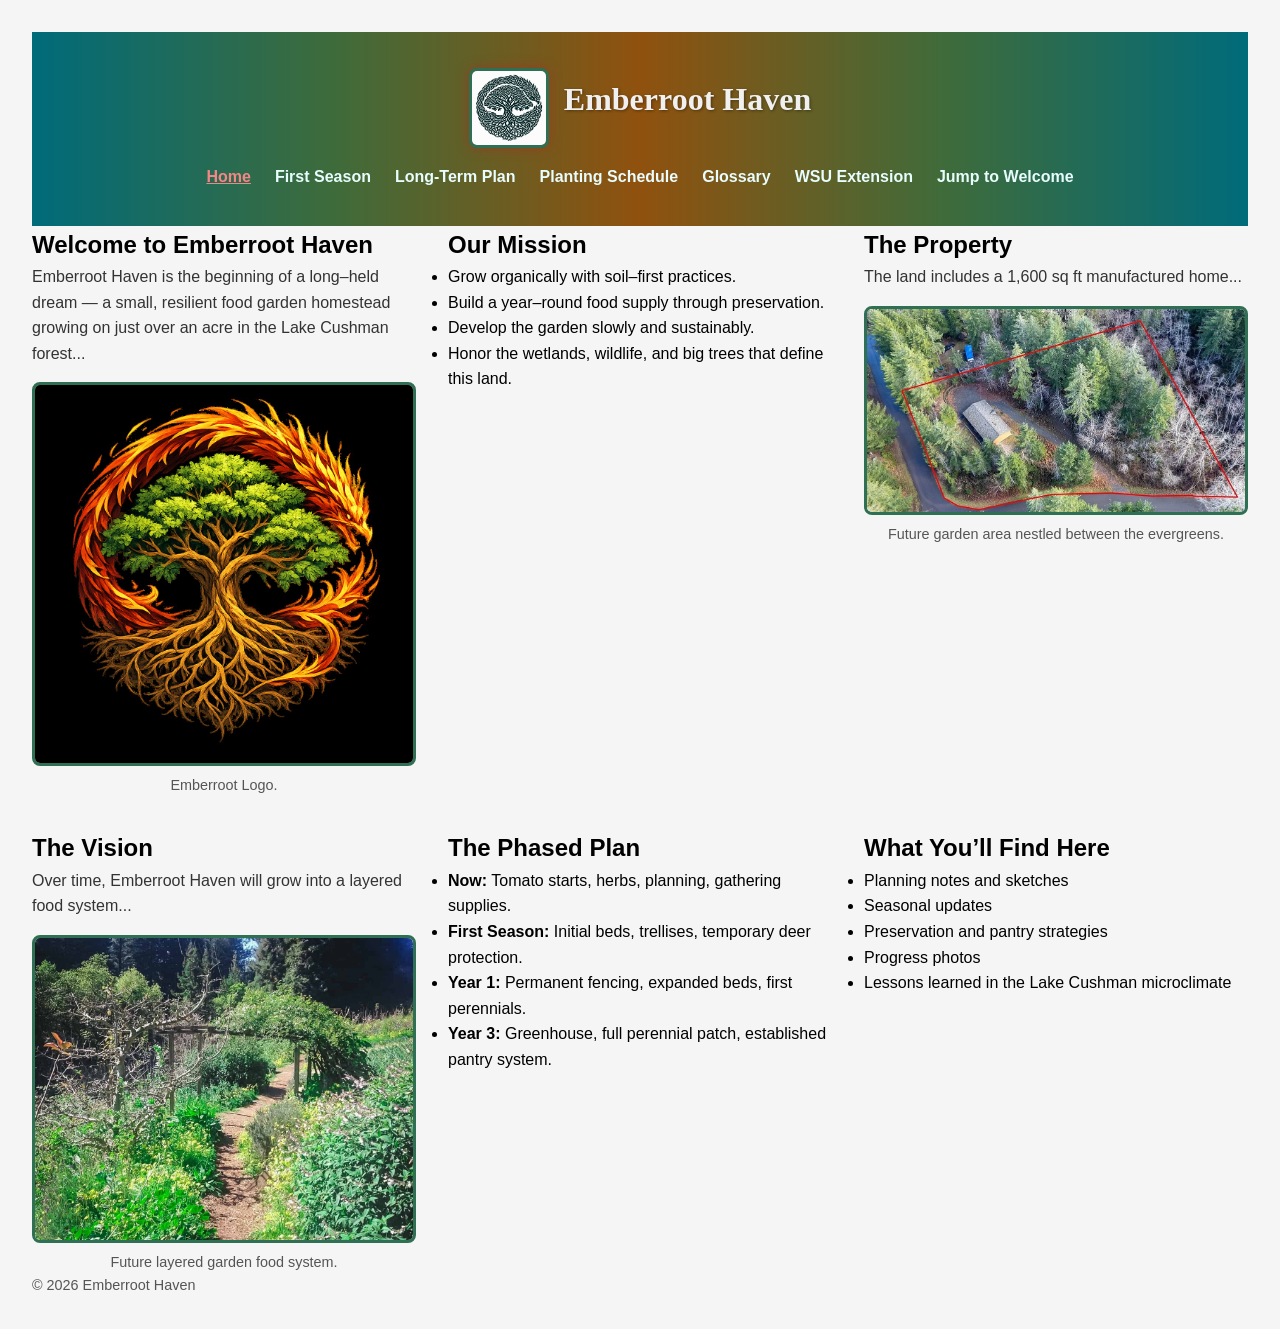
<file: index.html>
<!DOCTYPE html>
<html lang="en">

<head>
    <meta charset="UTF-8">
    <title>Emberroot Haven &ndash; Home</title>
    <meta name="description"
        content="Emberroot Haven: an organic, year&ndash;round food garden growing in the Lake Cushman forest.">
    <link rel="stylesheet" href="styles.css">
    <link rel="icon" type="image/x-icon" href="favicon.ico">
    <meta name="viewport" content="width=device-width, initial-scale=1.0">
</head>

<body>

    <header>
        <div class="header-content">
            <img src="images/tree-of-life-logo.png" alt="Emberroot Haven Logo" class="logo">
            <h1 class="site-title">Emberroot Haven</h1>
        </div>

        <!-- Consistent navigation menu across all pages -->
        <nav>
            <ul>
                <li><a href="index.html" class="active">Home</a></li>
                <li><a href="first-season.html">First Season</a></li>
                <li><a href="long-term-plan.html">Long‑Term Plan</a></li>
                <li><a href="planting-schedule.html">Planting Schedule</a></li>
                <li><a href="glossary.html">Glossary</a></li>

                <!-- External link (opens in new tab) -->
                <li><a href="https://extension.wsu.edu/" target="_blank">WSU Extension</a></li>

                <!-- Same‑page anchor link -->
                <li><a href="#welcome">Jump to Welcome</a></li>
            </ul>
        </nav>
    </header>

    <main>

        <div class="two-column">

            <section id="welcome">
                <!--INTRODUCTION / OPENING STATEMENT -->
                <h2>Welcome to Emberroot Haven</h2>
                <p>Emberroot Haven is the beginning of a long&ndash;held dream — a small, resilient food garden
                    homestead growing on just over an acre in the Lake Cushman forest...</p>
                <figure>
                    <!-- IMAGE OF FLAMING DRAGON AROUND TREE -->
                    <img src="images/Tree-with-Flaming-Dragon.jpg" alt="Celtic Tree with Flaming Dragon">
                    <figcaption>Emberroot Logo.</figcaption>
                </figure>

            </section>

            <section id="mission">
                <!-- CORE VALUES / GUIDING PRINCIPLES -->
                <h2>Our Mission</h2>
                <ul>
                    <li>Grow organically with soil&ndash;first practices.</li>
                    <li>Build a year&ndash;round food supply through preservation.</li>
                    <li>Develop the garden slowly and sustainably.</li>
                    <li>Honor the wetlands, wildlife, and big trees that define this land.</li>
                </ul>
            </section>

            <section id="property">
                <!-- PROPERTY DESCRIPTION + CONTEXT -->
                <h2>The Property</h2>
                <p>The land includes a 1,600 sq ft manufactured home...</p>

                <figure>
                    <!-- IMAGE OF PROPERTY / CLEARING -->
                    <img src="images/property-Lines.jpg" alt="Forest clearing with tall evergreens at Emberroot Haven">
                    <figcaption>Future garden area nestled between the evergreens.</figcaption>
                </figure>
            </section>

            <section id="vision">
                <!-- HIGH-LEVEL FUTURE GOALS -->
                <h2>The Vision</h2>
                <p>Over time, Emberroot Haven will grow into a layered food system...</p>

                <figure>
                    <!-- IMAGE OF PROPERTY / CLEARING -->
                    <img src="images/emberroot-garden.jpg" alt="Layered Garden Food System">
                    <figcaption>Future layered garden food system.</figcaption>
                </figure>
            </section>

            <section id="timeline">
                <!-- PHASED PLAN OVERVIEW -->
                <h2>The Phased Plan</h2>
                <ul>
                    <li><strong>Now:</strong> Tomato starts, herbs, planning, gathering supplies.</li>
                    <li><strong>First Season:</strong> Initial beds, trellises, temporary deer protection.</li>
                    <li><strong>Year 1:</strong> Permanent fencing, expanded beds, first perennials.</li>
                    <li><strong>Year 3:</strong> Greenhouse, full perennial patch, established pantry system.</li>
                </ul>
            </section>

            <section id="site-content">
                <!-- WHAT THE WEBSITE WILL OFFER -->
                <h2>What You’ll Find Here</h2>
                <ul>
                    <li>Planning notes and sketches</li>
                    <li>Seasonal updates</li>
                    <li>Preservation and pantry strategies</li>
                    <li>Progress photos</li>
                    <li>Lessons learned in the Lake Cushman microclimate</li>
                </ul>
            </section>
        </div>

    </main>

    <footer>
        <!-- COPYRIGHT / FOOTER INFO -->
        <p>&copy; 2026 Emberroot Haven</p>
    </footer>

</body>

</html>
</file>
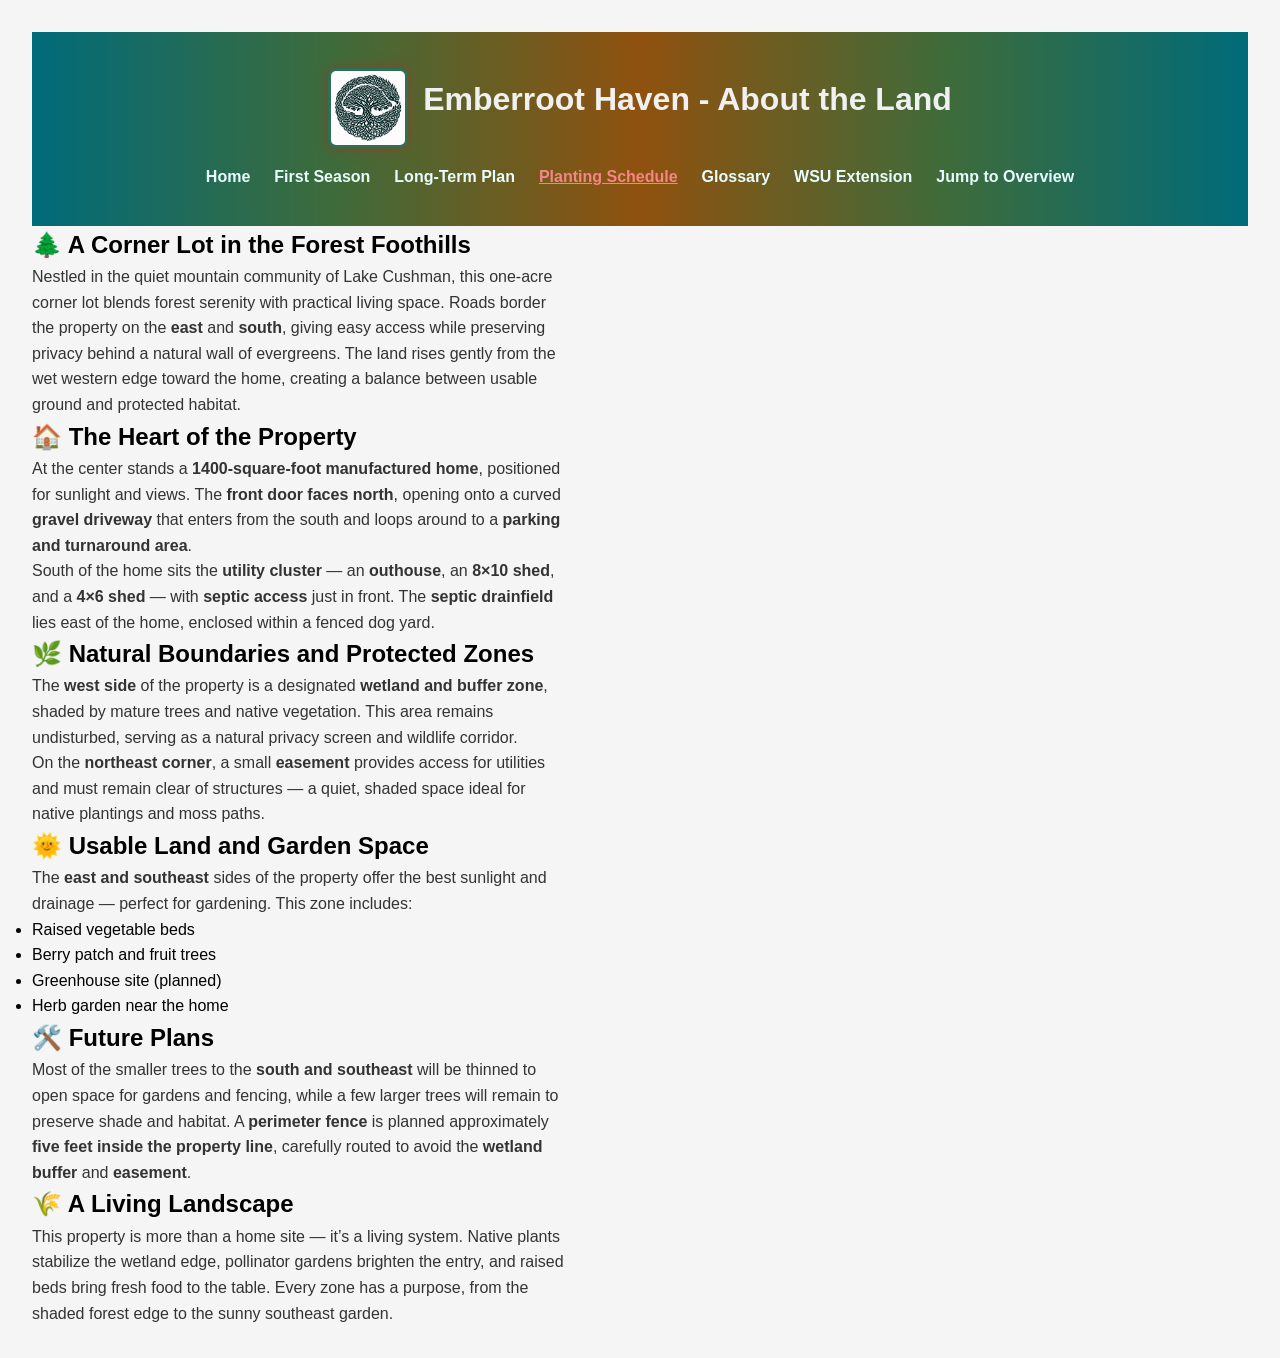
<file: About.html>
<!DOCTYPE html>
<html lang="en">
<head>
    <meta charset="UTF-8">
    <title>Emberroot Haven – About the Land</title>
    <meta name="description" content="Learn about the land at Emberroot Haven: wetlands, garden zones, natural boundaries, and long-term homestead planning.">
    <link rel="stylesheet" href="styles.css">
    <link rel="icon" type="image/x-icon" href="favicon.ico">
    <meta name="viewport" content="width=device-width, initial-scale=1.0">

</head>

<body>

<header>
    <div class="header-content">
        <img src="images/tree-of-life-logo.png" alt="Emberroot Haven Logo" class="logo">
        <h1>Emberroot Haven - About the Land</h1>
    </div>

    <nav>
        <ul>
            <li><a href="index.html">Home</a></li>
            <li><a href="first-season.html">First Season</a></li>
            <li><a href="long-term-plan.html">Long‑Term Plan</a></li>
            <li><a href="planting-schedule.html" class="active">Planting Schedule</a></li>
            <li><a href="glossary.html">Glossary</a></li>
            <li><a href="https://extension.wsu.edu/" target="_blank">WSU Extension</a></li>
            <li><a href="#land-overview">Jump to Overview</a></li>
        </ul>
    </nav>
</header>
<main>

<section id="land-overview">
    <h2>🌲 A Corner Lot in the Forest Foothills</h2>
    <p>
        Nestled in the quiet mountain community of Lake Cushman, this one-acre corner lot blends forest serenity with practical living space. 
        Roads border the property on the <strong>east</strong> and <strong>south</strong>, giving easy access while preserving privacy behind a natural wall of evergreens. 
        The land rises gently from the wet western edge toward the home, creating a balance between usable ground and protected habitat.
    </p>
</section>

<section>
    <h2>🏠 The Heart of the Property</h2>
    <p>
        At the center stands a <strong>1400‑square‑foot manufactured home</strong>, positioned for sunlight and views. 
        The <strong>front door faces north</strong>, opening onto a curved <strong>gravel driveway</strong> that enters from the south and loops around to a 
        <strong>parking and turnaround area</strong>.
    </p>
    <p>
        South of the home sits the <strong>utility cluster</strong> — an <strong>outhouse</strong>, an <strong>8×10 shed</strong>, and a <strong>4×6 shed</strong> — with 
        <strong>septic access</strong> just in front. The <strong>septic drainfield</strong> lies east of the home, enclosed within a fenced dog yard.
    </p>
</section>

<section>
    <h2>🌿 Natural Boundaries and Protected Zones</h2>
    <p>
        The <strong>west side</strong> of the property is a designated <strong>wetland and buffer zone</strong>, shaded by mature trees and native vegetation. 
        This area remains undisturbed, serving as a natural privacy screen and wildlife corridor.
    </p>
    <p>
        On the <strong>northeast corner</strong>, a small <strong>easement</strong> provides access for utilities and must remain clear of structures — 
        a quiet, shaded space ideal for native plantings and moss paths.
    </p>
</section>

<section>
    <h2>🌞 Usable Land and Garden Space</h2>
    <p>
        The <strong>east and southeast</strong> sides of the property offer the best sunlight and drainage — perfect for gardening. 
        This zone includes:
    </p>
    <ul>
        <li>Raised vegetable beds</li>
        <li>Berry patch and fruit trees</li>
        <li>Greenhouse site (planned)</li>
        <li>Herb garden near the home</li>
    </ul>
</section>

<section>
    <h2>🛠️ Future Plans</h2>
    <p>
        Most of the smaller trees to the <strong>south and southeast</strong> will be thinned to open space for gardens and fencing, 
        while a few larger trees will remain to preserve shade and habitat. 
        A <strong>perimeter fence</strong> is planned approximately <strong>five feet inside the property line</strong>, carefully routed to avoid the 
        <strong>wetland buffer</strong> and <strong>easement</strong>.
    </p>
</section>

<section>
    <h2>🌾 A Living Landscape</h2>
    <p>
        This property is more than a home site — it’s a living system. 
        Native plants stabilize the wetland edge, pollinator gardens brighten the entry, and raised beds bring fresh food to the table. 
        Every zone has a purpose, from the shaded forest edge to the sunny southeast garden.
    </p>
</section>

</main>

</body>
</html>
</file>
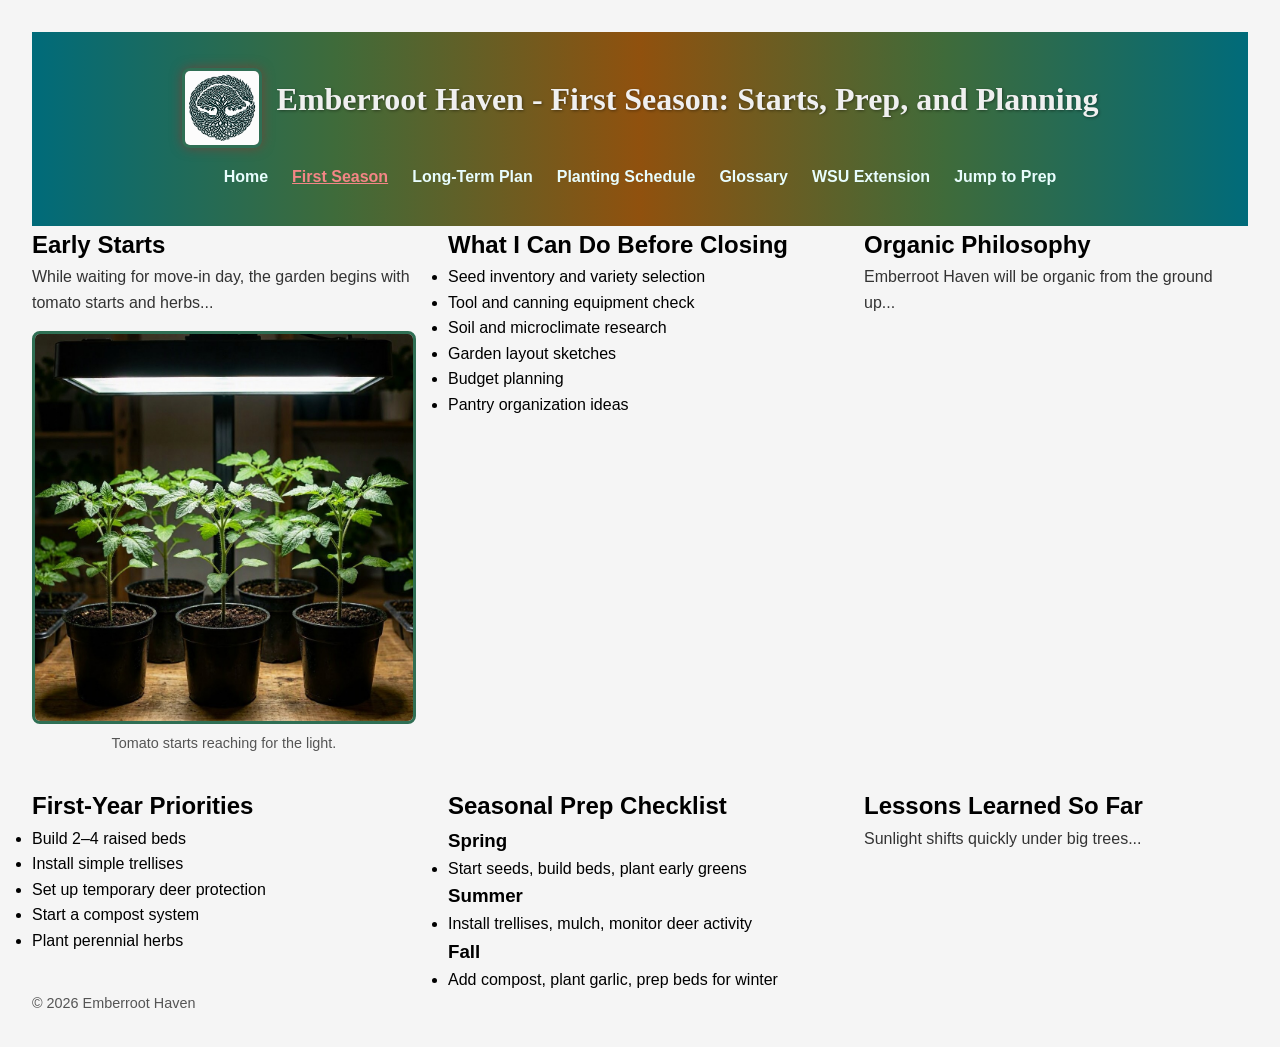
<file: first-season.html>
<!DOCTYPE html>
<html lang="en">

<head>
    <meta charset="UTF-8">
    <title>Emberroot Haven – First Season</title>
    <meta name="description"
        content="The first season of Emberroot Haven: starts, planning, and early organic preparation.">
    <link rel="stylesheet" href="styles.css">
    <link rel="icon" type="image/x-icon" href="favicon.ico">
    <meta name="viewport" content="width=device-width, initial-scale=1.0">
</head>

<body>

    <header>
        <!-- PAGE TITLE + NAVIGATION -->
        <div class="header-content">
            <img src="images/tree-of-life-logo.png" alt="Emberroot Haven Logo" class="logo">
            <h1 class="site-title">Emberroot Haven - First Season: Starts, Prep, and Planning</h1>
        </div>
        <nav>
            <ul>
                <li><a href="index.html">Home</a></li>
                <li><a href="first-season.html" class="active">First Season</a></li>
                <li><a href="long-term-plan.html">Long‑Term Plan</a></li>
                <li><a href="planting-schedule.html">Planting Schedule</a></li>
                <li><a href="glossary.html">Glossary</a></li>

                <!-- External link (opens in new tab) -->
                <li><a href="https://extension.wsu.edu/" target="_blank">WSU Extension</a></li>

                <!-- Same‑page anchor link -->
                <li><a href="#prep">Jump to Prep</a></li>
            </ul>
        </nav>
    </header>

    <main>

        <div class="two-column">
            <section id="starts">
                <!-- EARLY PLANTS / STARTS BEFORE MOVING IN -->
                <h2>Early Starts</h2>
                <p>While waiting for move‑in day, the garden begins with tomato starts and herbs...</p>

                <figure>
                    <!-- IMAGE OF TOMATO STARTS -->
                    <img src="images/tomato-starts.jpg" alt="Young tomato seedlings in small pots under a grow light">
                    <figcaption>Tomato starts reaching for the light.</figcaption>
                </figure>
            </section>

            <section id="prep">
                <!-- PRE-CLOSING PREPARATION LIST -->
                <h2>What I Can Do Before Closing</h2>
                <ul>
                    <li>Seed inventory and variety selection</li>
                    <li>Tool and canning equipment check</li>
                    <li>Soil and microclimate research</li>
                    <li>Garden layout sketches</li>
                    <li>Budget planning</li>
                    <li>Pantry organization ideas</li>
                </ul>
            </section>

            <section id="organic">
                <!-- ORGANIC GARDENING PHILOSOPHY -->
                <h2>Organic Philosophy</h2>
                <p>Emberroot Haven will be organic from the ground up...</p>
            </section>

            <section id="priorities">
                <!-- FIRST YEAR ACTION ITEMS -->
                <h2>First‑Year Priorities</h2>
                <ul>
                    <li>Build 2–4 raised beds</li>
                    <li>Install simple trellises</li>
                    <li>Set up temporary deer protection</li>
                    <li>Start a compost system</li>
                    <li>Plant perennial herbs</li>
                </ul>
            </section>

            <aside id="checklist">
                <!-- SEASONAL TASK BREAKDOWN -->
                <h2>Seasonal Prep Checklist</h2>

                <h3>Spring</h3>
                <ul>
                    <li>Start seeds, build beds, plant early greens</li>
                </ul>

                <h3>Summer</h3>
                <ul>
                    <li>Install trellises, mulch, monitor deer activity</li>
                </ul>

                <h3>Fall</h3>
                <ul>
                    <li>Add compost, plant garlic, prep beds for winter</li>
                </ul>
            </aside>

            <aside id="lessons">
                <!-- EARLY OBSERVATIONS / REFLECTIONS -->
                <h2>Lessons Learned So Far</h2>
                <p>Sunlight shifts quickly under big trees...</p>
            </aside>
        </div>
    </main>

    <footer>
        <!-- COPYRIGHT / FOOTER INFO -->
        <p>&copy; 2026 Emberroot Haven</p>
    </footer>

</body>

</html>
</file>
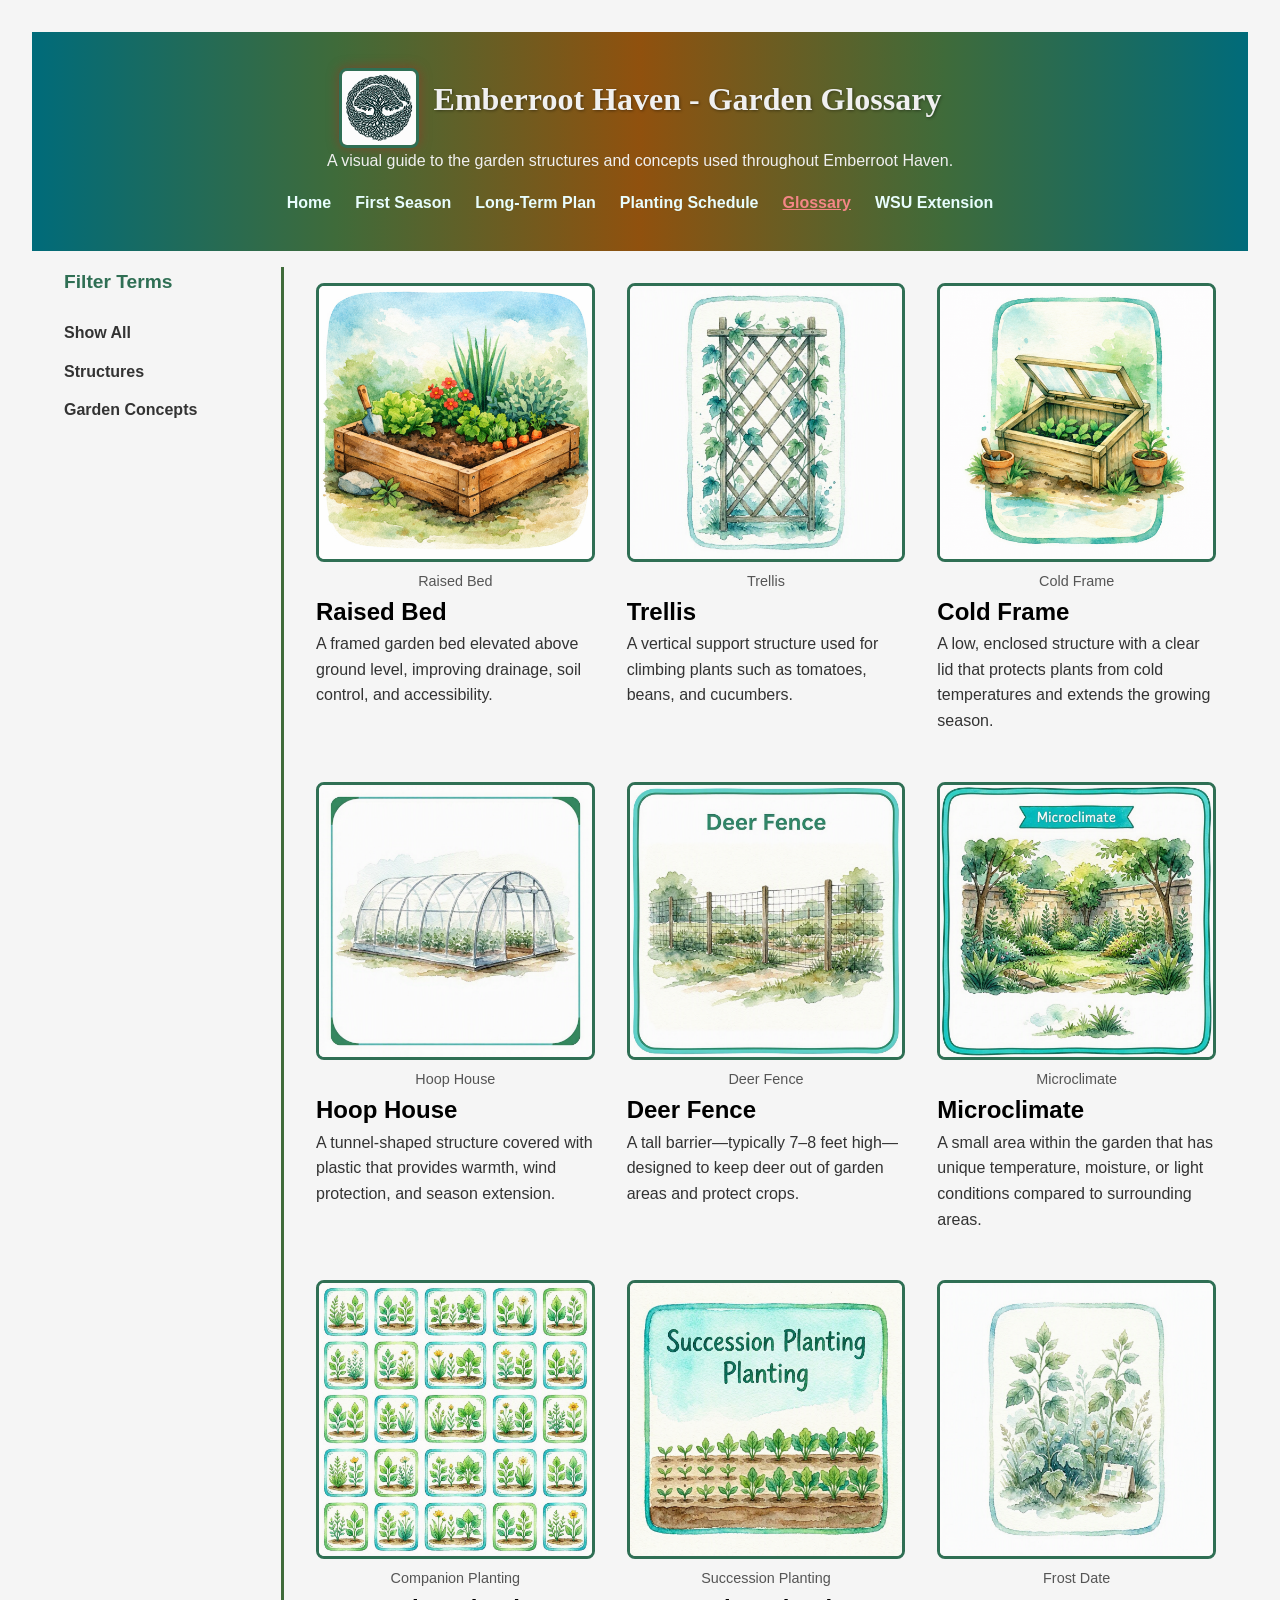
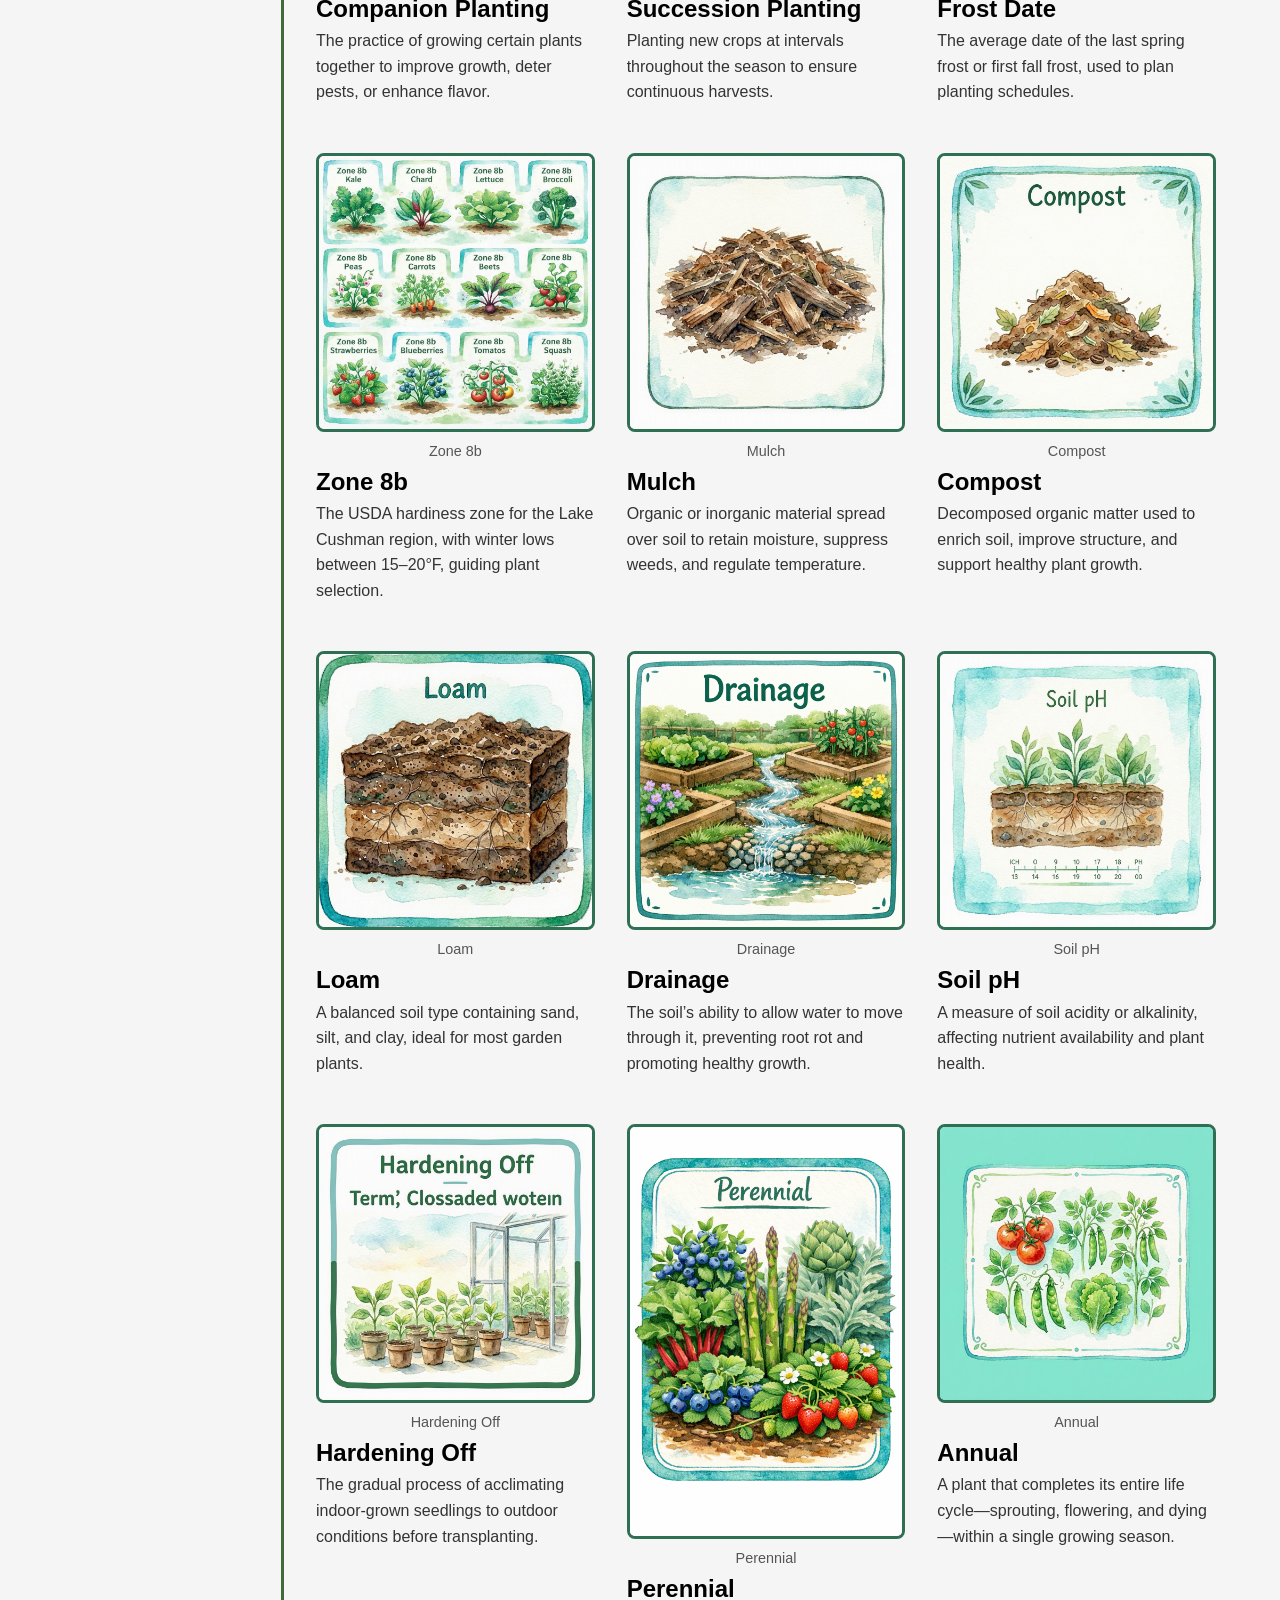
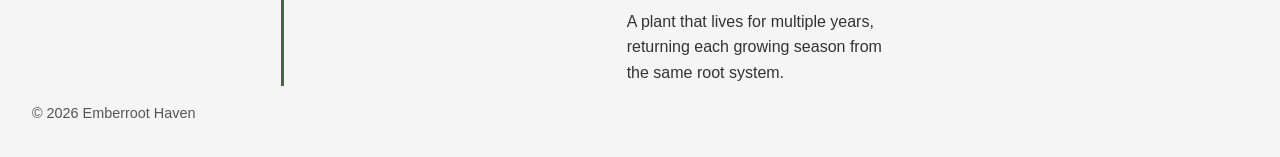
<file: glossary-temp.html>
<!DOCTYPE html>
<html lang="en">

<head>
  <meta charset="UTF-8">
  <meta name="viewport" content="width=device-width, initial-scale=1.0">
  <title>Garden Glossary – Emberroot Haven</title>
  <link rel="stylesheet" href="styles.css">
  <link rel="icon" type="image/x-icon" href="favicon.ico">
</head>

<body>

  <header>
    <div class="header-content">
      <img src="images/tree-of-life-logo.png" alt="Emberroot Haven Logo" class="logo">
      <h1 class="site-title">Emberroot Haven - Garden Glossary</h1>
    </div>
    <p>A visual guide to the garden structures and concepts used throughout Emberroot Haven.</p>
    <nav>
      <ul>
        <li><a href="index.html">Home</a></li>
        <li><a href="first-season.html">First Season</a></li>
        <li><a href="long-term-plan.html">Long-Term Plan</a></li>
        <li><a href="planting-schedule.html">Planting Schedule</a></li>
        <li><a href="glossary.html" class="active">Glossary</a></li>

        <!-- External link (opens in new tab) -->
        <li><a href="https://extension.wsu.edu/" target="_blank">WSU Extension</a></li>

      </ul>
    </nav>
  </header>

  <main>

    <div class="glossary-layout">

      <!-- Filter inputs MUST be siblings of .glossary -->
      <input type="radio" name="filter" id="filter-all" checked>
      <input type="radio" name="filter" id="filter-structures">
      <input type="radio" name="filter" id="filter-concepts">

      <!-- === SIDEBAR FILTER === -->
      <aside class="glossary-sidebar">

        <h3>Filter Terms</h3>

        <label for="filter-all">Show All</label>
        <label for="filter-structures">Structures</label>
        <label for="filter-concepts">Garden Concepts</label>

      </aside>

      <!-- === GLOSSARY GRID === -->
      <section class="glossary">

        <!-- STRUCTURES -->

        <article class="term structure">
          <figure>
            <img src="images/glossary/raised-bed.jpg" alt="Wooden raised garden bed filled with soil">
            <figcaption>Raised Bed</figcaption>
          </figure>
          <h2>Raised Bed</h2>
          <p>A framed garden bed elevated above ground level, improving drainage, soil control, and accessibility.</p>
        </article>

        <article class="term structure">
          <figure>
            <img src="images/glossary/trellis.jpg" alt="Wooden trellis supporting climbing plants">
            <figcaption>Trellis</figcaption>
          </figure>
          <h2>Trellis</h2>
          <p>A vertical support structure used for climbing plants such as tomatoes, beans, and cucumbers.</p>
        </article>

        <article class="term structure">
          <figure>
            <img src="images/glossary/cold-frame.jpg" alt="Cold frame with transparent lid protecting plants">
            <figcaption>Cold Frame</figcaption>
          </figure>
          <h2>Cold Frame</h2>
          <p>A low, enclosed structure with a clear lid that protects plants from cold temperatures and extends the
            growing season.</p>
        </article>

        <article class="term structure">
          <figure>
            <img src="images/glossary/hoop-house.jpg" alt="Hoop house tunnel structure in a garden">
            <figcaption>Hoop House</figcaption>
          </figure>
          <h2>Hoop House</h2>
          <p>A tunnel-shaped structure covered with plastic that provides warmth, wind protection, and season extension.
          </p>
        </article>

        <article class="term structure">
          <figure>
            <img src="images/glossary/deer-fence.jpg" alt="Tall deer fence surrounding a garden">
            <figcaption>Deer Fence</figcaption>
          </figure>
          <h2>Deer Fence</h2>
          <p>A tall barrier—typically 7–8 feet high—designed to keep deer out of garden areas and protect crops.</p>
        </article>

        <!-- GARDEN CONCEPTS -->

        <article class="term concept">
          <figure>
            <img src="images/glossary/microclimate.jpg" alt="Garden area showing sun and shade differences">
            <figcaption>Microclimate</figcaption>
          </figure>
          <h2>Microclimate</h2>
          <p>A small area within the garden that has unique temperature, moisture, or light conditions compared to
            surrounding areas.</p>
        </article>

        <article class="term concept">
          <figure>
            <img src="images/glossary/companion-planting.jpg"
              alt="Plants growing together in a companion planting layout">
            <figcaption>Companion Planting</figcaption>
          </figure>
          <h2>Companion Planting</h2>
          <p>The practice of growing certain plants together to improve growth, deter pests, or enhance flavor.</p>
        </article>

        <article class="term concept">
          <figure>
            <img src="images/glossary/succession-planting.jpg" alt="Garden bed with multiple stages of plant growth">
            <figcaption>Succession Planting</figcaption>
          </figure>
          <h2>Succession Planting</h2>
          <p>Planting new crops at intervals throughout the season to ensure continuous harvests.</p>
        </article>

        <article class="term concept">
          <figure>
            <img src="images/glossary/frost-date.jpg" alt="Calendar showing frost dates">
            <figcaption>Frost Date</figcaption>
          </figure>
          <h2>Frost Date</h2>
          <p>The average date of the last spring frost or first fall frost, used to plan planting schedules.</p>
        </article>

        <article class="term concept">
          <figure>
            <img src="images/glossary/zone-8b.jpg" alt="USDA zone map highlighting Zone 8b">
            <figcaption>Zone 8b</figcaption>
          </figure>
          <h2>Zone 8b</h2>
          <p>The USDA hardiness zone for the Lake Cushman region, with winter lows between 15–20°F, guiding plant
            selection.</p>
        </article>

        <article class="term concept">
          <figure>
            <img src="images/glossary/mulch.jpg" alt="Mulch spread around the base of a plant">
            <figcaption>Mulch</figcaption>
          </figure>
          <h2>Mulch</h2>
          <p>Organic or inorganic material spread over soil to retain moisture, suppress weeds, and regulate
            temperature.</p>
        </article>

        <article class="term concept">
          <figure>
            <img src="images/glossary/compost.jpg" alt="Rich compost soil in a bin">
            <figcaption>Compost</figcaption>
          </figure>
          <h2>Compost</h2>
          <p>Decomposed organic matter used to enrich soil, improve structure, and support healthy plant growth.</p>
        </article>

        <article class="term concept">
          <figure>
            <img src="images/glossary/loam.jpg" alt="Hand holding loamy soil">
            <figcaption>Loam</figcaption>
          </figure>
          <h2>Loam</h2>
          <p>A balanced soil type containing sand, silt, and clay, ideal for most garden plants.</p>
        </article>

        <article class="term concept">
          <figure>
            <img src="images/glossary/drainage.jpg" alt="Water draining through soil">
            <figcaption>Drainage</figcaption>
          </figure>
          <h2>Drainage</h2>
          <p>The soil’s ability to allow water to move through it, preventing root rot and promoting healthy growth.</p>
        </article>

        <article class="term concept">
          <figure>
            <img src="images/glossary/ph.jpg" alt="Soil pH test kit">
            <figcaption>Soil pH</figcaption>
          </figure>
          <h2>Soil pH</h2>
          <p>A measure of soil acidity or alkalinity, affecting nutrient availability and plant health.</p>
        </article>

        <article class="term concept">
          <figure>
            <img src="images/glossary/hardening-off.jpg" alt="Seedlings outdoors adjusting to sunlight">
            <figcaption>Hardening Off</figcaption>
          </figure>
          <h2>Hardening Off</h2>
          <p>The gradual process of acclimating indoor-grown seedlings to outdoor conditions before transplanting.</p>
        </article>

        <article class="term concept">
          <figure>
            <img src="images/glossary/perennial.jpg" alt="Perennial plant returning in spring">
            <figcaption>Perennial</figcaption>
          </figure>
          <h2>Perennial</h2>
          <p>A plant that lives for multiple years, returning each growing season from the same root system.</p>
        </article>

        <article class="term concept">
          <figure>
            <img src="images/glossary/annual.jpg" alt="Annual flowers blooming in a garden bed">
            <figcaption>Annual</figcaption>
          </figure>
          <h2>Annual</h2>
          <p>A plant that completes its entire life cycle—sprouting, flowering, and dying—within a single growing
            season.</p>
        </article>

      </section>

    </div>

  </main>

  <footer>
    <p>© 2026 Emberroot Haven</p>
  </footer>

</body>

</html>
</file>
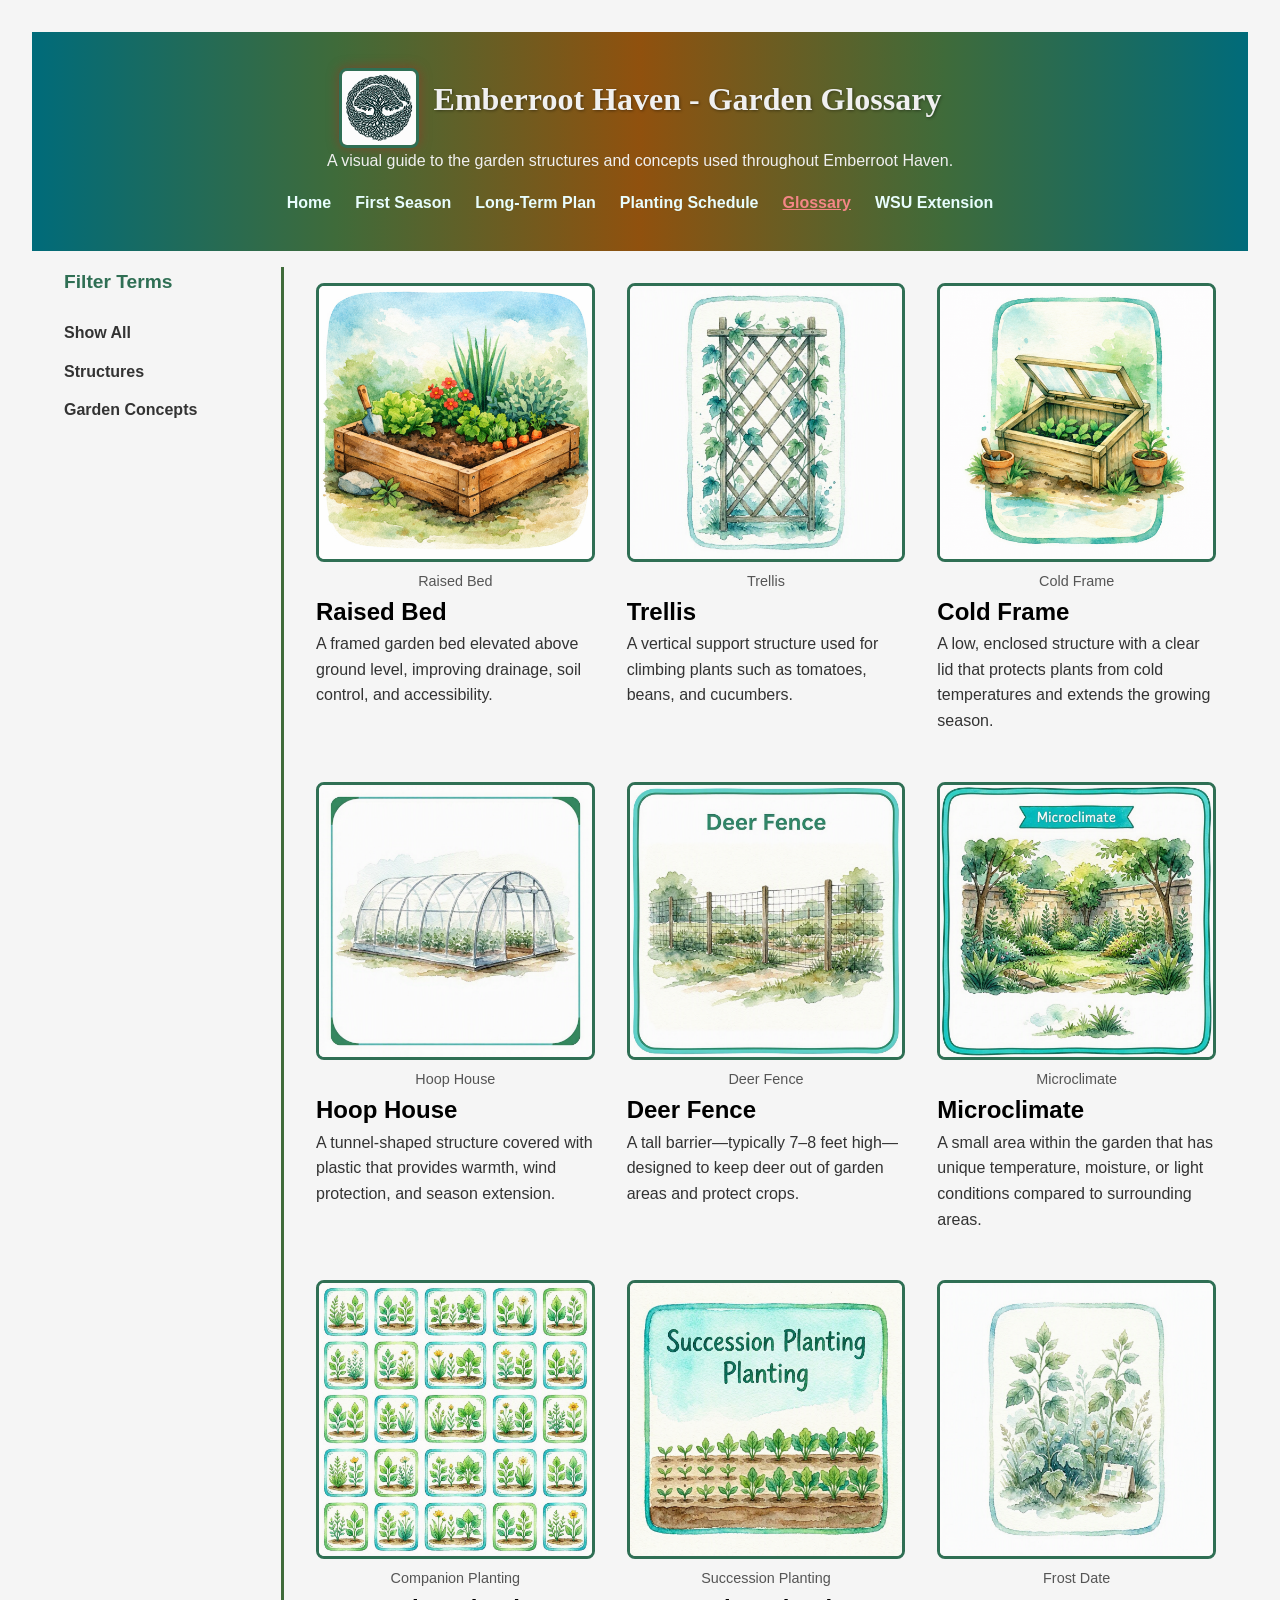
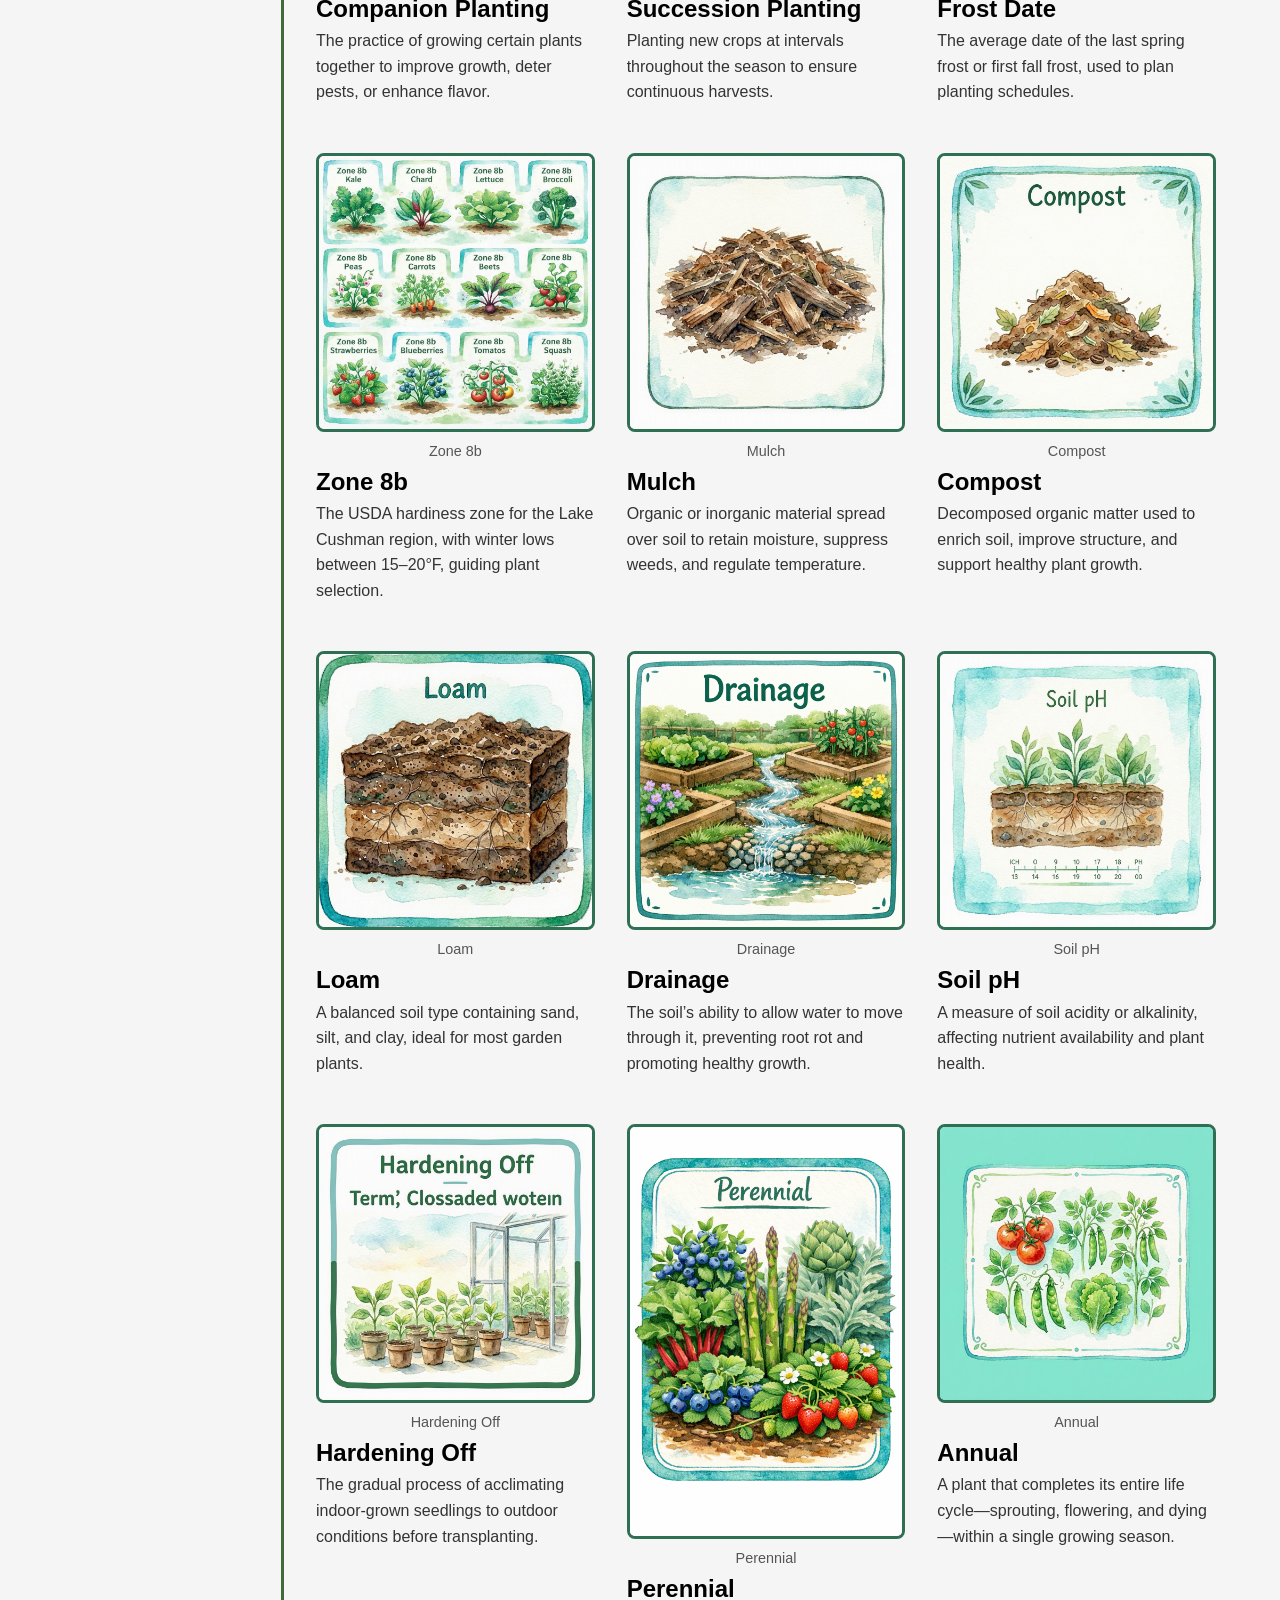
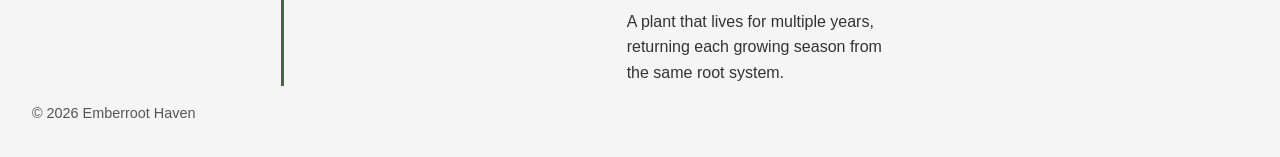
<file: Glossary.html>
<!DOCTYPE html>
<html lang="en">

<head>
  <meta charset="UTF-8">
  <meta name="viewport" content="width=device-width, initial-scale=1.0">
  <title>Garden Glossary – Emberroot Haven</title>
  <link rel="stylesheet" href="styles.css">
  <link rel="icon" type="image/x-icon" href="favicon.ico">
</head>

<body>

  <header>
    <div class="header-content">
      <img src="images/tree-of-life-logo.png" alt="Emberroot Haven Logo" class="logo">
      <h1 class="site-title">Emberroot Haven - Garden Glossary</h1>
    </div>
    <p>A visual guide to the garden structures and concepts used throughout Emberroot Haven.</p>
    <nav>
      <ul>
        <li><a href="index.html">Home</a></li>
        <li><a href="first-season.html">First Season</a></li>
        <li><a href="long-term-plan.html">Long-Term Plan</a></li>
        <li><a href="planting-schedule.html">Planting Schedule</a></li>
        <li><a href="glossary.html" class="active">Glossary</a></li>

        <!-- External link (opens in new tab) -->
        <li><a href="https://extension.wsu.edu/" target="_blank">WSU Extension</a></li>

      </ul>
    </nav>
  </header>

  <main>

    <div class="glossary-layout">

      <!-- Filter inputs MUST be siblings of .glossary -->
      <input type="radio" name="filter" id="filter-all" checked>
      <input type="radio" name="filter" id="filter-structures">
      <input type="radio" name="filter" id="filter-concepts">

      <!-- === SIDEBAR FILTER === -->
      <aside class="glossary-sidebar">

        <h3>Filter Terms</h3>

        <label for="filter-all">Show All</label>
        <label for="filter-structures">Structures</label>
        <label for="filter-concepts">Garden Concepts</label>

      </aside>

      <!-- === GLOSSARY GRID === -->
      <section class="glossary">

        <!-- STRUCTURES -->

        <article class="term structure">
          <figure>
            <img src="images/glossary/raised-bed.jpg" alt="Wooden raised garden bed filled with soil">
            <figcaption>Raised Bed</figcaption>
          </figure>
          <h2>Raised Bed</h2>
          <p>A framed garden bed elevated above ground level, improving drainage, soil control, and accessibility.</p>
        </article>

        <article class="term structure">
          <figure>
            <img src="images/glossary/trellis.jpg" alt="Wooden trellis supporting climbing plants">
            <figcaption>Trellis</figcaption>
          </figure>
          <h2>Trellis</h2>
          <p>A vertical support structure used for climbing plants such as tomatoes, beans, and cucumbers.</p>
        </article>

        <article class="term structure">
          <figure>
            <img src="images/glossary/cold-frame.jpg" alt="Cold frame with transparent lid protecting plants">
            <figcaption>Cold Frame</figcaption>
          </figure>
          <h2>Cold Frame</h2>
          <p>A low, enclosed structure with a clear lid that protects plants from cold temperatures and extends the
            growing season.</p>
        </article>

        <article class="term structure">
          <figure>
            <img src="images/glossary/hoop-house.jpg" alt="Hoop house tunnel structure in a garden">
            <figcaption>Hoop House</figcaption>
          </figure>
          <h2>Hoop House</h2>
          <p>A tunnel-shaped structure covered with plastic that provides warmth, wind protection, and season extension.
          </p>
        </article>

        <article class="term structure">
          <figure>
            <img src="images/glossary/deer-fence.jpg" alt="Tall deer fence surrounding a garden">
            <figcaption>Deer Fence</figcaption>
          </figure>
          <h2>Deer Fence</h2>
          <p>A tall barrier—typically 7–8 feet high—designed to keep deer out of garden areas and protect crops.</p>
        </article>

        <!-- GARDEN CONCEPTS -->

        <article class="term concept">
          <figure>
            <img src="images/glossary/microclimate.jpg" alt="Garden area showing sun and shade differences">
            <figcaption>Microclimate</figcaption>
          </figure>
          <h2>Microclimate</h2>
          <p>A small area within the garden that has unique temperature, moisture, or light conditions compared to
            surrounding areas.</p>
        </article>

        <article class="term concept">
          <figure>
            <img src="images/glossary/companion-planting.jpg"
              alt="Plants growing together in a companion planting layout">
            <figcaption>Companion Planting</figcaption>
          </figure>
          <h2>Companion Planting</h2>
          <p>The practice of growing certain plants together to improve growth, deter pests, or enhance flavor.</p>
        </article>

        <article class="term concept">
          <figure>
            <img src="images/glossary/succession-planting.jpg" alt="Garden bed with multiple stages of plant growth">
            <figcaption>Succession Planting</figcaption>
          </figure>
          <h2>Succession Planting</h2>
          <p>Planting new crops at intervals throughout the season to ensure continuous harvests.</p>
        </article>

        <article class="term concept">
          <figure>
            <img src="images/glossary/frost-date.jpg" alt="Calendar showing frost dates">
            <figcaption>Frost Date</figcaption>
          </figure>
          <h2>Frost Date</h2>
          <p>The average date of the last spring frost or first fall frost, used to plan planting schedules.</p>
        </article>

        <article class="term concept">
          <figure>
            <img src="images/glossary/zone-8b.jpg" alt="USDA zone map highlighting Zone 8b">
            <figcaption>Zone 8b</figcaption>
          </figure>
          <h2>Zone 8b</h2>
          <p>The USDA hardiness zone for the Lake Cushman region, with winter lows between 15–20°F, guiding plant
            selection.</p>
        </article>

        <article class="term concept">
          <figure>
            <img src="images/glossary/mulch.jpg" alt="Mulch spread around the base of a plant">
            <figcaption>Mulch</figcaption>
          </figure>
          <h2>Mulch</h2>
          <p>Organic or inorganic material spread over soil to retain moisture, suppress weeds, and regulate
            temperature.</p>
        </article>

        <article class="term concept">
          <figure>
            <img src="images/glossary/compost.jpg" alt="Rich compost soil in a bin">
            <figcaption>Compost</figcaption>
          </figure>
          <h2>Compost</h2>
          <p>Decomposed organic matter used to enrich soil, improve structure, and support healthy plant growth.</p>
        </article>

        <article class="term concept">
          <figure>
            <img src="images/glossary/loam.jpg" alt="Hand holding loamy soil">
            <figcaption>Loam</figcaption>
          </figure>
          <h2>Loam</h2>
          <p>A balanced soil type containing sand, silt, and clay, ideal for most garden plants.</p>
        </article>

        <article class="term concept">
          <figure>
            <img src="images/glossary/drainage.jpg" alt="Water draining through soil">
            <figcaption>Drainage</figcaption>
          </figure>
          <h2>Drainage</h2>
          <p>The soil’s ability to allow water to move through it, preventing root rot and promoting healthy growth.</p>
        </article>

        <article class="term concept">
          <figure>
            <img src="images/glossary/ph.jpg" alt="Soil pH test kit">
            <figcaption>Soil pH</figcaption>
          </figure>
          <h2>Soil pH</h2>
          <p>A measure of soil acidity or alkalinity, affecting nutrient availability and plant health.</p>
        </article>

        <article class="term concept">
          <figure>
            <img src="images/glossary/hardening-off.jpg" alt="Seedlings outdoors adjusting to sunlight">
            <figcaption>Hardening Off</figcaption>
          </figure>
          <h2>Hardening Off</h2>
          <p>The gradual process of acclimating indoor-grown seedlings to outdoor conditions before transplanting.</p>
        </article>

        <article class="term concept">
          <figure>
            <img src="images/glossary/perennial.jpg" alt="Perennial plant returning in spring">
            <figcaption>Perennial</figcaption>
          </figure>
          <h2>Perennial</h2>
          <p>A plant that lives for multiple years, returning each growing season from the same root system.</p>
        </article>

        <article class="term concept">
          <figure>
            <img src="images/glossary/annual.jpg" alt="Annual flowers blooming in a garden bed">
            <figcaption>Annual</figcaption>
          </figure>
          <h2>Annual</h2>
          <p>A plant that completes its entire life cycle—sprouting, flowering, and dying—within a single growing
            season.</p>
        </article>

      </section>

    </div>

  </main>

  <footer>
    <p>© 2026 Emberroot Haven</p>
  </footer>

</body>

</html>
</file>
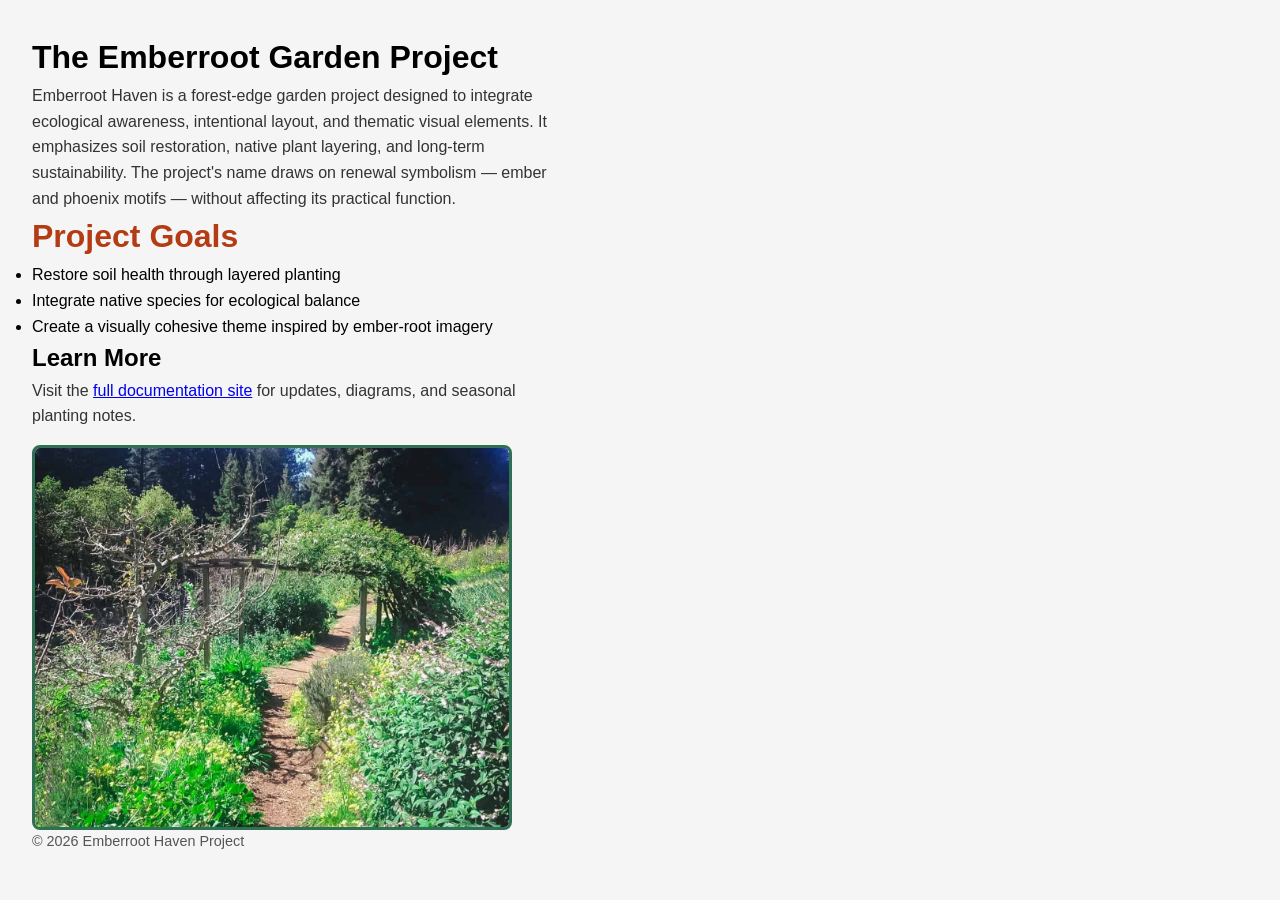
<file: index.html.html>
<!DOCTYPE html>
<!--This document displays the home page for the website.-->
<html lang="en">
<head>
    <meta charset="UTF-8">
    <meta name="viewport" content="width=device-width, initial-scale=1.0">
    <title>Document</title>
    <link rel="stylesheet" href="styles.css">
</head>
<body>
    <main>
        <h1>The Emberroot Garden Project</h1>
        <p>Emberroot Haven is a forest-edge garden project designed to integrate ecological awareness,
            intentional layout, and thematic visual elements. It emphasizes soil restoration, native
            plant layering, and long-term sustainability. The project&apos;s name draws on renewal
            symbolism &mdash; ember and phoenix motifs &mdash; without affecting its practical function.
        </p>
        <!--The project goals are inserted here to demo using ul and li elements.-->
        <h2 class="highlight">Project Goals</h2>
        <ul>
            <li>Restore soil health through layered planting</li>
            <li>Integrate native species for ecological balance</li>
            <li>Create a visually cohesive theme inspired by ember-root imagery</li>
        </ul>
        <h2>Learn More</h2>
        <p>
            Visit the <a href="https://www.example.com">full documentation site</a> for updates,
            diagrams, and seasonal planting notes.
        </p>

        <img src="images/emberroot-garden.jpg" alt="Illustration of the Emberroot Garden layout">
<div class=""></div>
    </main>
    <footer>
        <p>&copy; 2026 Emberroot Haven Project</p>
    </footer>
</body>
</html>
</file>
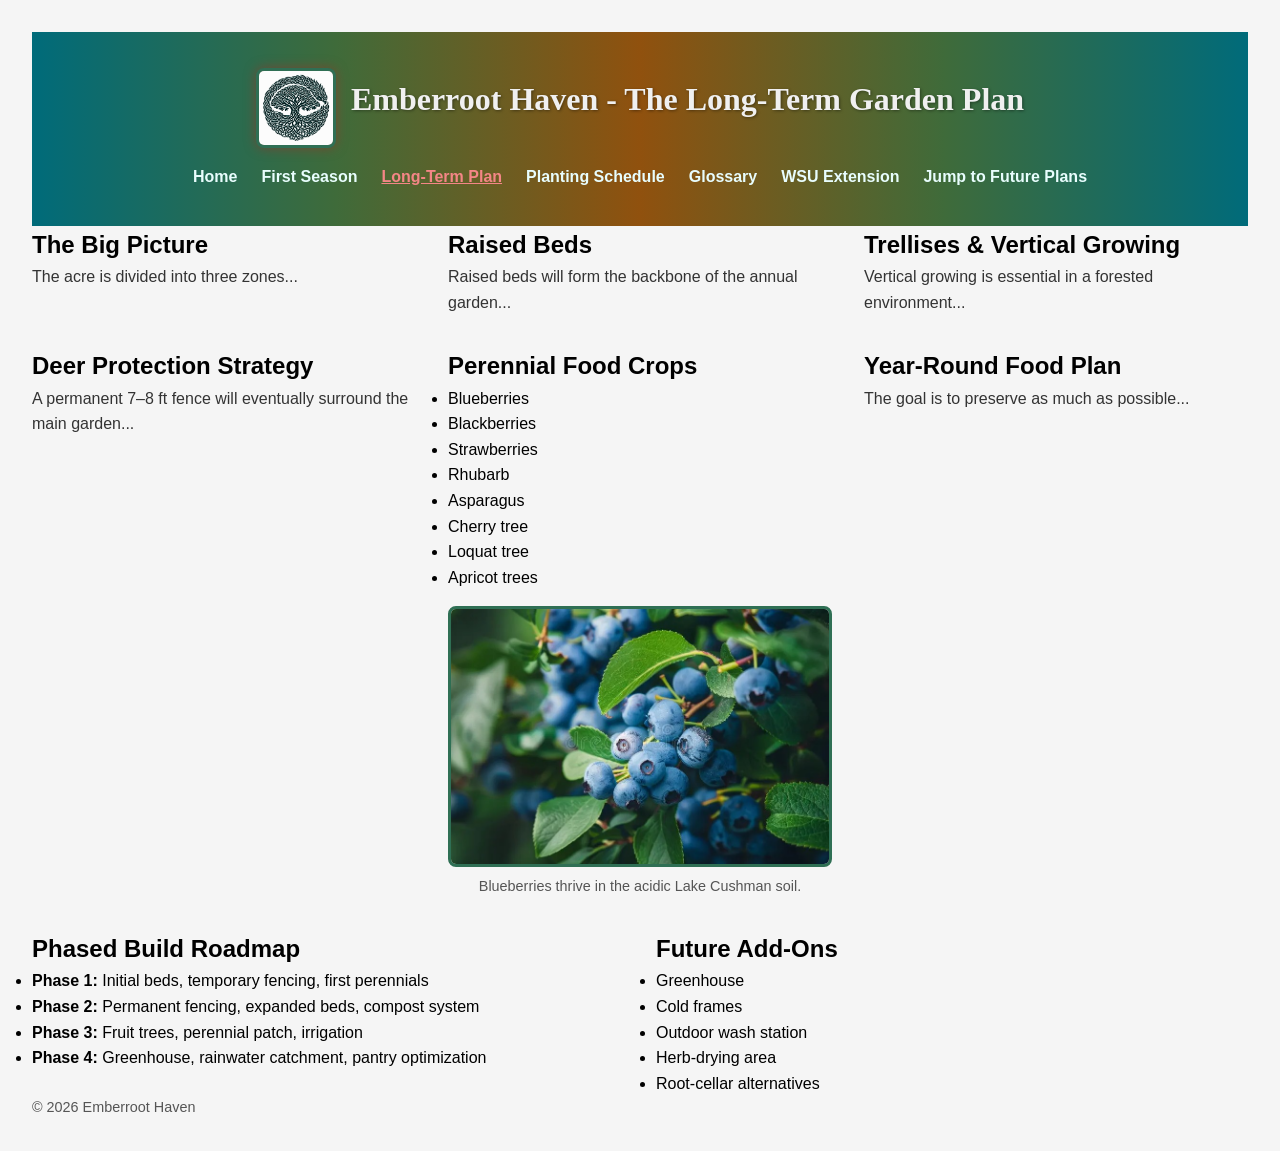
<file: long-term-plan.html>
<!DOCTYPE html>
<html lang="en">

<head>
    <meta charset="UTF-8">
    <title>Emberroot Haven – Long‑Term Garden Plan</title>
    <meta name="description"
        content="The long‑term vision for Emberroot Haven: raised beds, perennials, deer protection, and year‑round food systems.">
    <link rel="stylesheet" href="styles.css">
    <link rel="icon" type="image/x-icon" href="favicon.ico">
    <meta name="viewport" content="width=device-width, initial-scale=1.0">
</head>

<body>

    <header>
        <!-- PAGE TITLE + NAVIGATION -->
        <div class="header-content">
            <img src="images/tree-of-life-logo.png" alt="Emberroot Haven Logo" class="logo">
            <h1 class="site-title">Emberroot Haven - The Long‑Term Garden Plan</h1>
        </div>
        <!-- Consistant navigation menu across all pages -->
        <nav>
            <ul>
                <li><a href="index.html">Home</a></li>
                <li><a href="first-season.html">First Season</a></li>
                <li><a href="long-term-plan.html" class="active">Long‑Term Plan</a></li>
                <li><a href="planting-schedule.html">Planting Schedule</a></li>
                <li><a href="glossary.html">Glossary</a></li>

                <!-- External link -->
                <li><a href="https://extension.wsu.edu/" target="_blank">WSU Extension</a></li>

                <!-- Same‑page anchor link -->
                <li><a href="#future">Jump to Future Plans</a></li>
            </ul>
        </nav>
    </header>

    <main>

        <div class="two-column">
            <section id="overview">
                <!-- HIGH-LEVEL LAYOUT OF THE PROPERTY -->
                <h2>The Big Picture</h2>
                <p>The acre is divided into three zones...</p>
            </section>

            <section id="beds">
                <!-- RAISED BED DETAILS -->
                <h2>Raised Beds</h2>
                <p>Raised beds will form the backbone of the annual garden...</p>
            </section>

            <section id="trellises">
                <!-- VERTICAL GROWING SYSTEMS -->
                <h2>Trellises & Vertical Growing</h2>
                <p>Vertical growing is essential in a forested environment...</p>
            </section>

            <section id="deer">
                <!-- DEER FENCING PLAN -->
                <h2>Deer Protection Strategy</h2>
                <p>A permanent 7–8 ft fence will eventually surround the main garden...</p>
            </section>

            <section id="perennials">
                <!-- PERENNIAL FRUITS + LONG-LIVED CROPS -->
                <h2>Perennial Food Crops</h2>
                <ul>
                    <li>Blueberries</li>
                    <li>Blackberries</li>
                    <li>Strawberries</li>
                    <li>Rhubarb</li>
                    <li>Asparagus</li>
                    <li>Cherry tree</li>
                    <li>Loquat tree</li>
                    <li>Apricot trees</li>
                </ul>

                <figure>
                    <!--IMAGE OF BLUEBERRIES -->
                    <img src="images/blueberries.jpg" alt="Cluster of ripe blueberries on a bush">
                    <figcaption>Blueberries thrive in the acidic Lake Cushman soil.</figcaption>
                </figure>
            </section>

            <section id="year-round">
                <!-- PRESERVATION + PANTRY SYSTEM -->
                <h2>Year‑Round Food Plan</h2>
                <p>The goal is to preserve as much as possible...</p>
            </section>

            <section id="phases">
                <!-- MULTI-YEAR DEVELOPMENT ROADMAP -->
                <h2>Phased Build Roadmap</h2>
                <ul>
                    <li><strong>Phase 1:</strong> Initial beds, temporary fencing, first perennials</li>
                    <li><strong>Phase 2:</strong> Permanent fencing, expanded beds, compost system</li>
                    <li><strong>Phase 3:</strong> Fruit trees, perennial patch, irrigation</li>
                    <li><strong>Phase 4:</strong> Greenhouse, rainwater catchment, pantry optimization</li>
                </ul>
            </section>

            <section id="future">
                <!-- OPTIONAL FUTURE PROJECTS -->
                <h2>Future Add‑Ons</h2>
                <ul>
                    <li>Greenhouse</li>
                    <li>Cold frames</li>
                    <li>Outdoor wash station</li>
                    <li>Herb‑drying area</li>
                    <li>Root‑cellar alternatives</li>
                </ul>
            </section>

        </div> <!-- end two-column -->

    </main>

    <footer>
        <!-- COPYRIGHT / FOOTER INFO -->
        <p>&copy; 2026 Emberroot Haven</p>
    </footer>

</body>

</html>
</file>
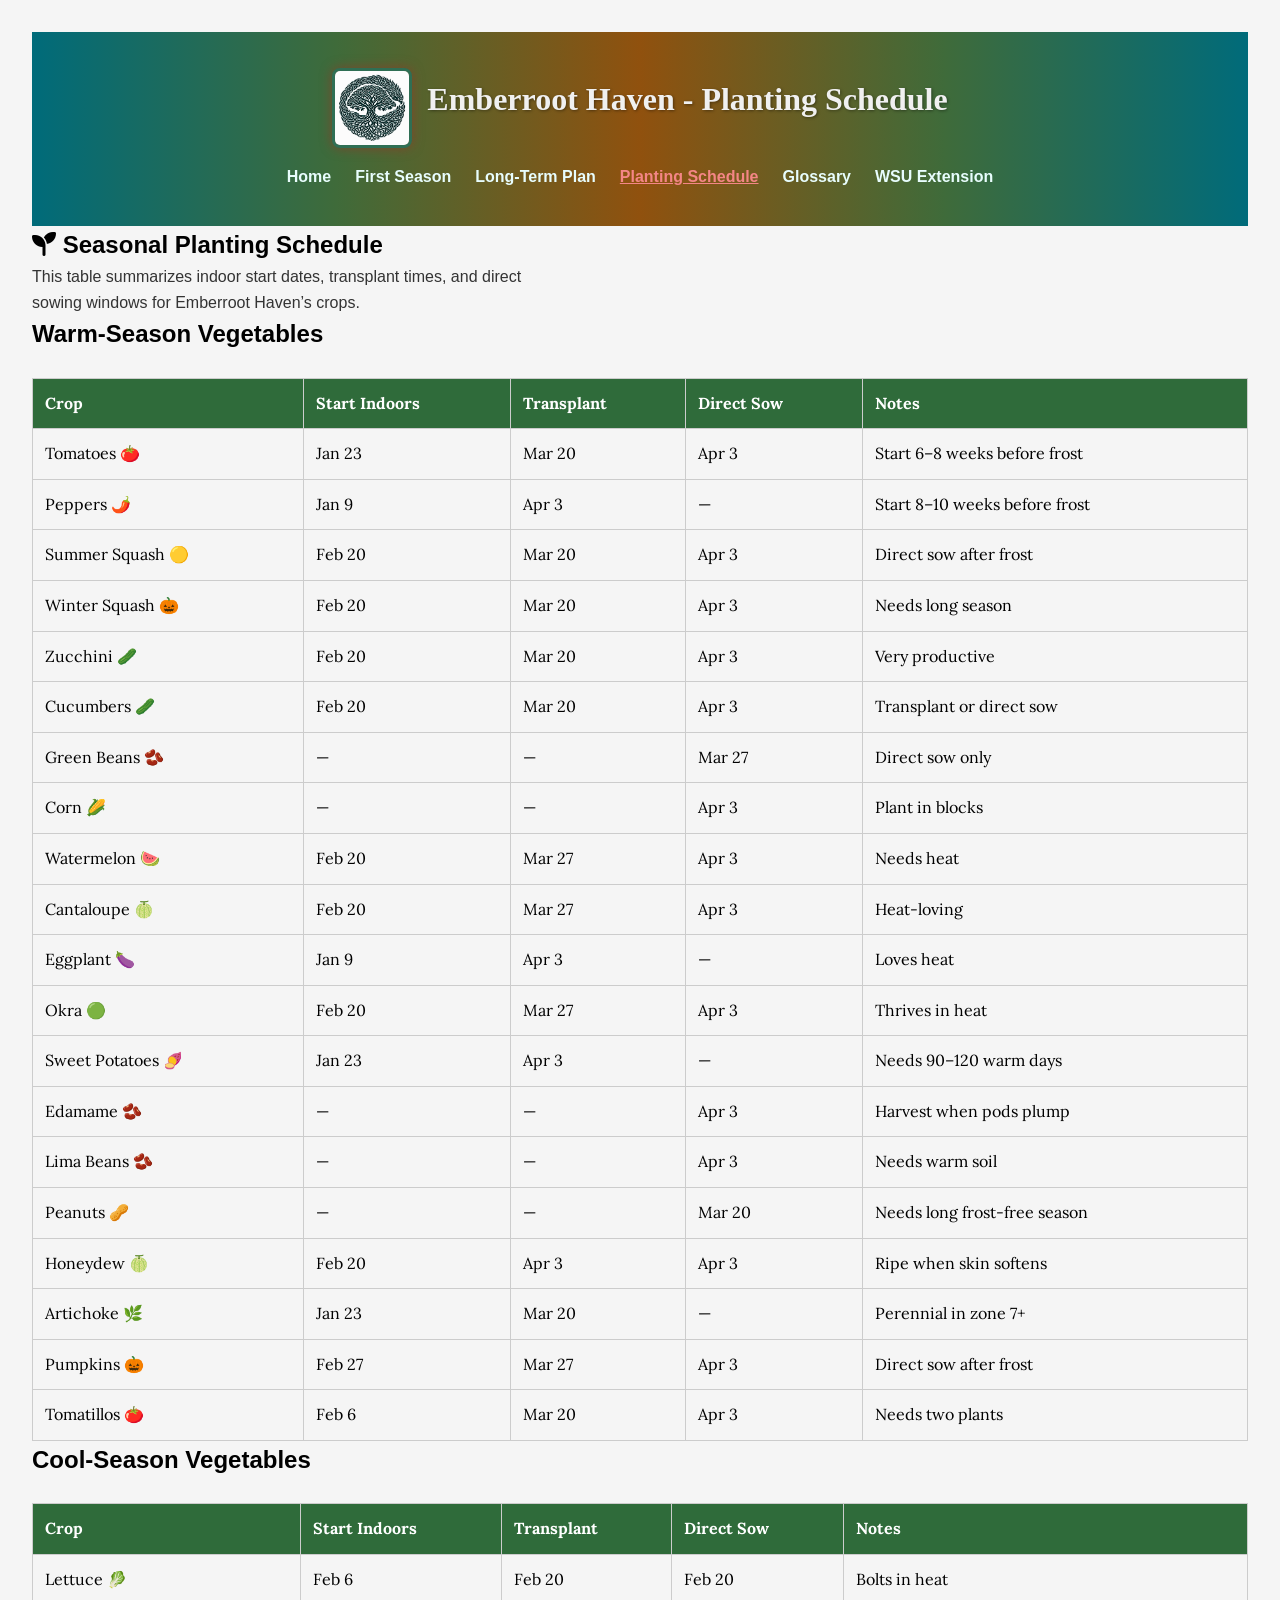
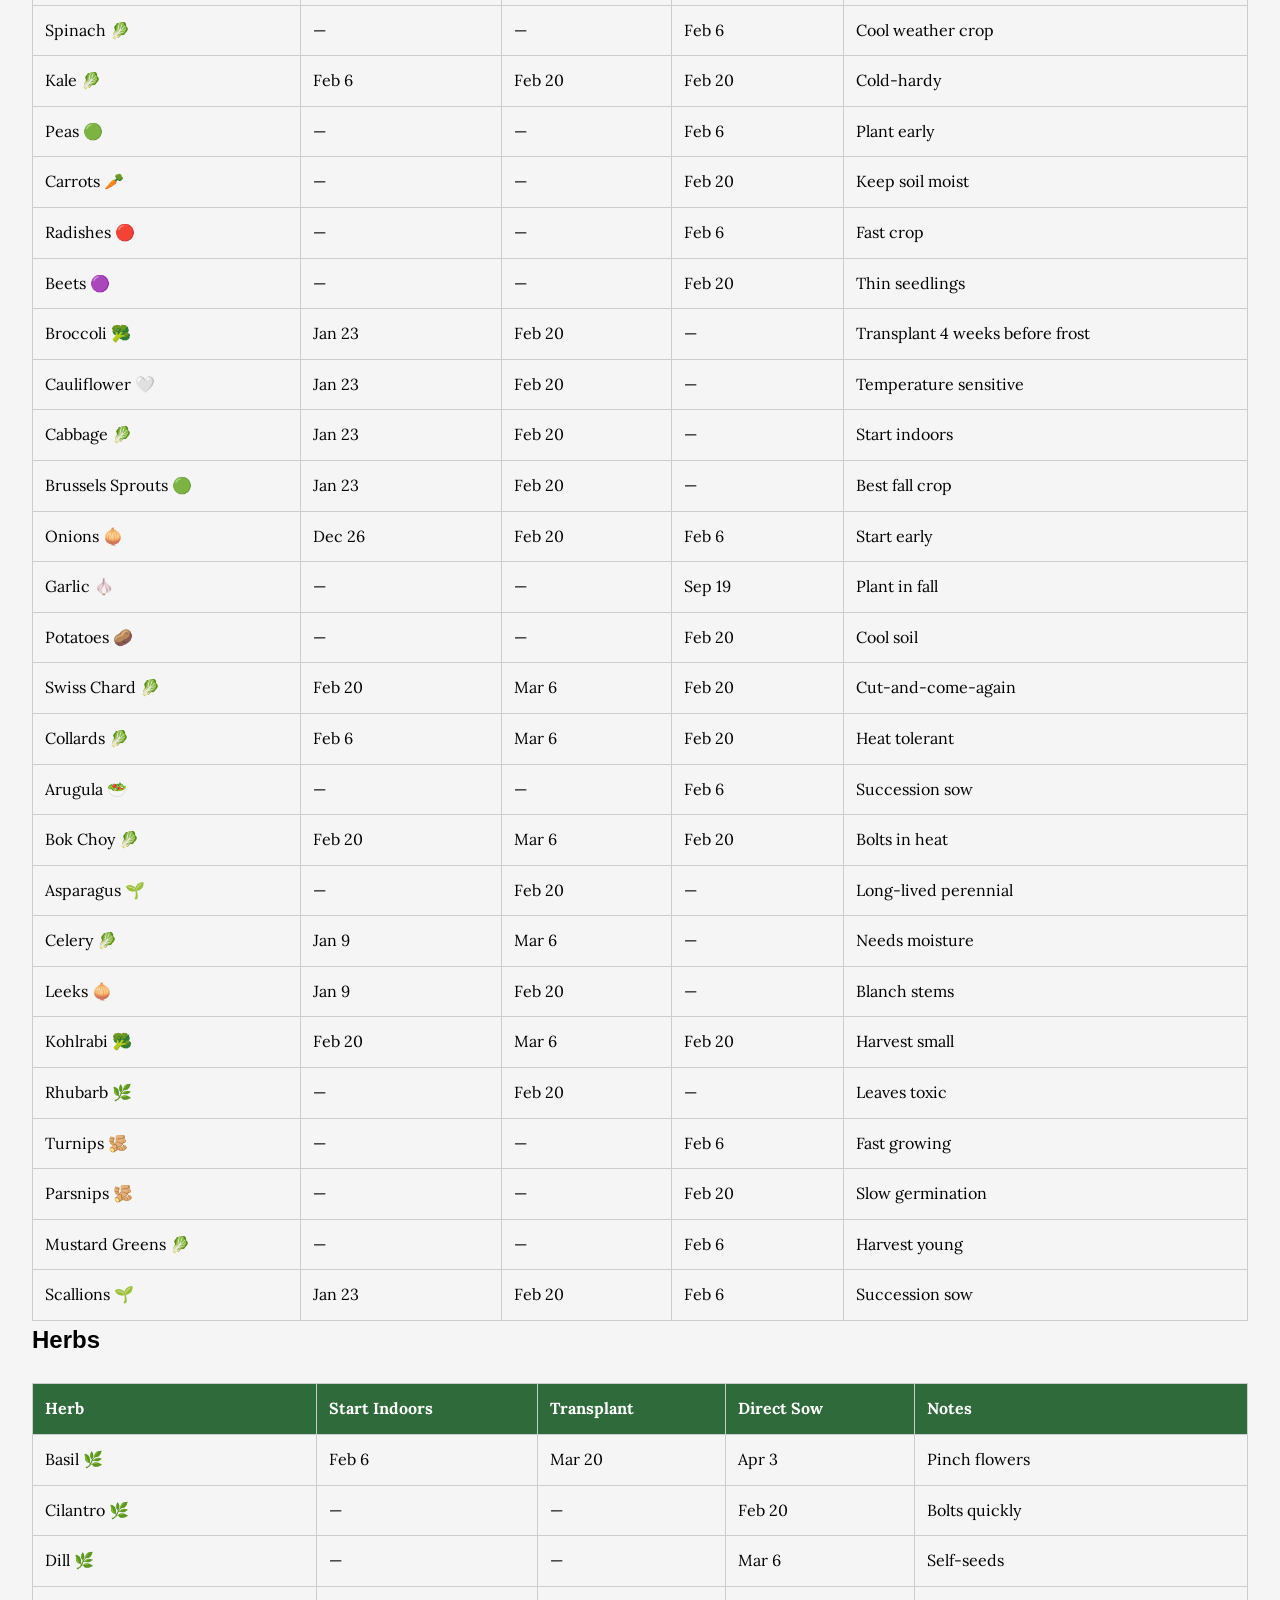
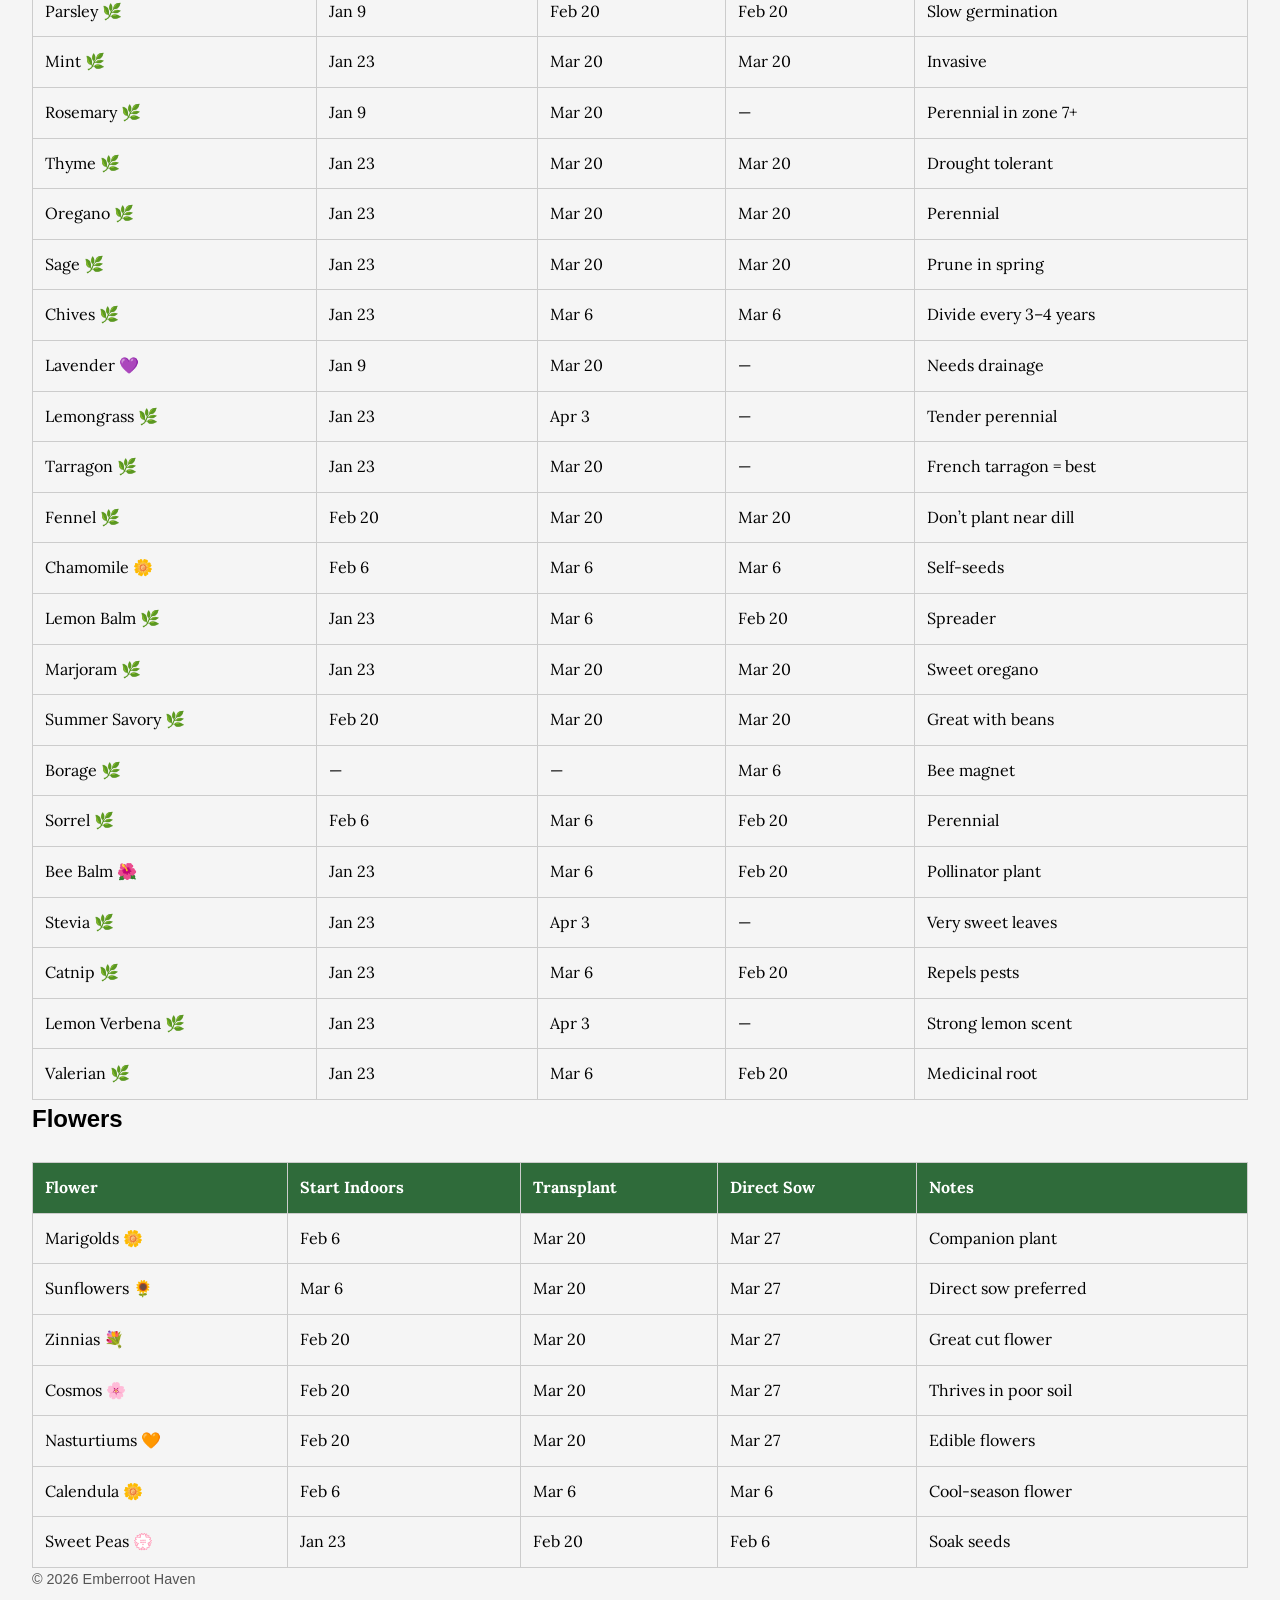
<file: planting-schedule-temp.html>
<!DOCTYPE html>
<html lang="en">

<head>
  <meta charset="UTF-8">
  <title>Emberroot Haven – Planting Schedule</title>
  <meta name="description" content="Seasonal planting guide for vegetables, herbs, and flowers at Emberroot Haven.">
  <link rel="stylesheet" href="styles.css">
  <link rel="icon" type="image/png" href="favicon.png">
  <link rel="stylesheet" href="https://cdnjs.cloudflare.com/ajax/libs/font-awesome/6.5.1/css/all.min.css">
  <link href="https://fonts.googleapis.com/css2?family=Lora:wght@400;700&display=swap" rel="stylesheet">
  <meta name="viewport" content="width=device-width, initial-scale=1.0">
</head>

<body>
  <header>
    <div class="header-content">
      <img src="images/tree-of-life-logo.png" alt="Emberroot Haven Logo" class="logo">
      <h1 class="site-title">Emberroot Haven - Planting Schedule</h1>
    </div>
    <nav>
      <ul>
        <li><a href="index.html">Home</a></li>
        <li><a href="first-season.html">First Season</a></li>
        <li><a href="long-term-plan.html">Long‑Term Plan</a></li>
        <li><a href="planting-schedule.html" class="active">Planting Schedule</a></li>
        <li><a href="glossary.html">Glossary</a></li>


        <!-- External link (opens in new tab) -->
        <li><a href="https://extension.wsu.edu/" target="_blank">WSU Extension</a></li>

      </ul>
    </nav>
  </header>

  <main>
    <section id="schedule">
      <h2><i class="fa-solid fa-seedling"></i> Seasonal Planting Schedule</h2>
      <p>This table summarizes indoor start dates, transplant times, and direct sowing windows for Emberroot Haven’s
        crops.</p>
      <h2>Warm‑Season Vegetables</h2>
      <table>
        <thead>
          <tr>
            <th>Crop</th>
            <th>Start Indoors</th>
            <th>Transplant</th>
            <th>Direct Sow</th>
            <th>Notes</th>
          </tr>
        </thead>
        <tbody>
          <tr>
            <td>Tomatoes 🍅</td>
            <td>Jan 23</td>
            <td>Mar 20</td>
            <td>Apr 3</td>
            <td>Start 6–8 weeks before frost</td>
          </tr>
          <tr>
            <td>Peppers 🌶️</td>
            <td>Jan 9</td>
            <td>Apr 3</td>
            <td>—</td>
            <td>Start 8–10 weeks before frost</td>
          </tr>
          <tr>
            <td>Summer Squash 🟡</td>
            <td>Feb 20</td>
            <td>Mar 20</td>
            <td>Apr 3</td>
            <td>Direct sow after frost</td>
          </tr>
          <tr>
            <td>Winter Squash 🎃</td>
            <td>Feb 20</td>
            <td>Mar 20</td>
            <td>Apr 3</td>
            <td>Needs long season</td>
          </tr>
          <tr>
            <td>Zucchini 🥒</td>
            <td>Feb 20</td>
            <td>Mar 20</td>
            <td>Apr 3</td>
            <td>Very productive</td>
          </tr>
          <tr>
            <td>Cucumbers 🥒</td>
            <td>Feb 20</td>
            <td>Mar 20</td>
            <td>Apr 3</td>
            <td>Transplant or direct sow</td>
          </tr>
          <tr>
            <td>Green Beans 🫘</td>
            <td>—</td>
            <td>—</td>
            <td>Mar 27</td>
            <td>Direct sow only</td>
          </tr>
          <tr>
            <td>Corn 🌽</td>
            <td>—</td>
            <td>—</td>
            <td>Apr 3</td>
            <td>Plant in blocks</td>
          </tr>
          <tr>
            <td>Watermelon 🍉</td>
            <td>Feb 20</td>
            <td>Mar 27</td>
            <td>Apr 3</td>
            <td>Needs heat</td>
          </tr>
          <tr>
            <td>Cantaloupe 🍈</td>
            <td>Feb 20</td>
            <td>Mar 27</td>
            <td>Apr 3</td>
            <td>Heat‑loving</td>
          </tr>
          <tr>
            <td>Eggplant 🍆</td>
            <td>Jan 9</td>
            <td>Apr 3</td>
            <td>—</td>
            <td>Loves heat</td>
          </tr>
          <tr>
            <td>Okra 🟢</td>
            <td>Feb 20</td>
            <td>Mar 27</td>
            <td>Apr 3</td>
            <td>Thrives in heat</td>
          </tr>
          <tr>
            <td>Sweet Potatoes 🍠</td>
            <td>Jan 23</td>
            <td>Apr 3</td>
            <td>—</td>
            <td>Needs 90–120 warm days</td>
          </tr>
          <tr>
            <td>Edamame 🫘</td>
            <td>—</td>
            <td>—</td>
            <td>Apr 3</td>
            <td>Harvest when pods plump</td>
          </tr>
          <tr>
            <td>Lima Beans 🫘</td>
            <td>—</td>
            <td>—</td>
            <td>Apr 3</td>
            <td>Needs warm soil</td>
          </tr>
          <tr>
            <td>Peanuts 🥜</td>
            <td>—</td>
            <td>—</td>
            <td>Mar 20</td>
            <td>Needs long frost‑free season</td>
          </tr>
          <tr>
            <td>Honeydew 🍈</td>
            <td>Feb 20</td>
            <td>Apr 3</td>
            <td>Apr 3</td>
            <td>Ripe when skin softens</td>
          </tr>
          <tr>
            <td>Artichoke 🌿</td>
            <td>Jan 23</td>
            <td>Mar 20</td>
            <td>—</td>
            <td>Perennial in zone 7+</td>
          </tr>
          <tr>
            <td>Pumpkins 🎃</td>
            <td>Feb 27</td>
            <td>Mar 27</td>
            <td>Apr 3</td>
            <td>Direct sow after frost</td>
          </tr>
          <tr>
            <td>Tomatillos 🍅</td>
            <td>Feb 6</td>
            <td>Mar 20</td>
            <td>Apr 3</td>
            <td>Needs two plants</td>
          </tr>
        </tbody>
      </table>
      <h2>Cool‑Season Vegetables</h2>
      <table>
        <thead>
          <tr>
            <th>Crop</th>
            <th>Start Indoors</th>
            <th>Transplant</th>
            <th>Direct Sow</th>
            <th>Notes</th>
          </tr>
        </thead>
        <tbody>
          <tr>
            <td>Lettuce 🥬</td>
            <td>Feb 6</td>
            <td>Feb 20</td>
            <td>Feb 20</td>
            <td>Bolts in heat</td>
          </tr>
          <tr>
            <td>Spinach 🥬</td>
            <td>—</td>
            <td>—</td>
            <td>Feb 6</td>
            <td>Cool weather crop</td>
          </tr>
          <tr>
            <td>Kale 🥬</td>
            <td>Feb 6</td>
            <td>Feb 20</td>
            <td>Feb 20</td>
            <td>Cold‑hardy</td>
          </tr>
          <tr>
            <td>Peas 🟢</td>
            <td>—</td>
            <td>—</td>
            <td>Feb 6</td>
            <td>Plant early</td>
          </tr>
          <tr>
            <td>Carrots 🥕</td>
            <td>—</td>
            <td>—</td>
            <td>Feb 20</td>
            <td>Keep soil moist</td>
          </tr>
          <tr>
            <td>Radishes 🔴</td>
            <td>—</td>
            <td>—</td>
            <td>Feb 6</td>
            <td>Fast crop</td>
          </tr>
          <tr>
            <td>Beets 🟣</td>
            <td>—</td>
            <td>—</td>
            <td>Feb 20</td>
            <td>Thin seedlings</td>
          </tr>
          <tr>
            <td>Broccoli 🥦</td>
            <td>Jan 23</td>
            <td>Feb 20</td>
            <td>—</td>
            <td>Transplant 4 weeks before frost</td>
          </tr>
          <tr>
            <td>Cauliflower 🤍</td>
            <td>Jan 23</td>
            <td>Feb 20</td>
            <td>—</td>
            <td>Temperature sensitive</td>
          </tr>
          <tr>
            <td>Cabbage 🥬</td>
            <td>Jan 23</td>
            <td>Feb 20</td>
            <td>—</td>
            <td>Start indoors</td>
          </tr>
          <tr>
            <td>Brussels Sprouts 🟢</td>
            <td>Jan 23</td>
            <td>Feb 20</td>
            <td>—</td>
            <td>Best fall crop</td>
          </tr>
          <tr>
            <td>Onions 🧅</td>
            <td>Dec 26</td>
            <td>Feb 20</td>
            <td>Feb 6</td>
            <td>Start early</td>
          </tr>
          <tr>
            <td>Garlic 🧄</td>
            <td>—</td>
            <td>—</td>
            <td>Sep 19</td>
            <td>Plant in fall</td>
          </tr>
          <tr>
            <td>Potatoes 🥔</td>
            <td>—</td>
            <td>—</td>
            <td>Feb 20</td>
            <td>Cool soil</td>
          </tr>
          <tr>
            <td>Swiss Chard 🥬</td>
            <td>Feb 20</td>
            <td>Mar 6</td>
            <td>Feb 20</td>
            <td>Cut‑and‑come‑again</td>
          </tr>
          <tr>
            <td>Collards 🥬</td>
            <td>Feb 6</td>
            <td>Mar 6</td>
            <td>Feb 20</td>
            <td>Heat tolerant</td>
          </tr>
          <tr>
            <td>Arugula 🥗</td>
            <td>—</td>
            <td>—</td>
            <td>Feb 6</td>
            <td>Succession sow</td>
          </tr>
          <tr>
            <td>Bok Choy 🥬</td>
            <td>Feb 20</td>
            <td>Mar 6</td>
            <td>Feb 20</td>
            <td>Bolts in heat</td>
          </tr>
          <tr>
            <td>Asparagus 🌱</td>
            <td>—</td>
            <td>Feb 20</td>
            <td>—</td>
            <td>Long‑lived perennial</td>
          </tr>
          <tr>
            <td>Celery 🥬</td>
            <td>Jan 9</td>
            <td>Mar 6</td>
            <td>—</td>
            <td>Needs moisture</td>
          </tr>
          <tr>
            <td>Leeks 🧅</td>
            <td>Jan 9</td>
            <td>Feb 20</td>
            <td>—</td>
            <td>Blanch stems</td>
          </tr>
          <tr>
            <td>Kohlrabi 🥦</td>
            <td>Feb 20</td>
            <td>Mar 6</td>
            <td>Feb 20</td>
            <td>Harvest small</td>
          </tr>
          <tr>
            <td>Rhubarb 🌿</td>
            <td>—</td>
            <td>Feb 20</td>
            <td>—</td>
            <td>Leaves toxic</td>
          </tr>
          <tr>
            <td>Turnips 🫚</td>
            <td>—</td>
            <td>—</td>
            <td>Feb 6</td>
            <td>Fast growing</td>
          </tr>
          <tr>
            <td>Parsnips 🫚</td>
            <td>—</td>
            <td>—</td>
            <td>Feb 20</td>
            <td>Slow germination</td>
          </tr>
          <tr>
            <td>Mustard Greens 🥬</td>
            <td>—</td>
            <td>—</td>
            <td>Feb 6</td>
            <td>Harvest young</td>
          </tr>
          <tr>
            <td>Scallions 🌱</td>
            <td>Jan 23</td>
            <td>Feb 20</td>
            <td>Feb 6</td>
            <td>Succession sow</td>
          </tr>
        </tbody>
      </table>
      <h2>Herbs</h2>
      <table>
        <thead>
          <tr>
            <th>Herb</th>
            <th>Start Indoors</th>
            <th>Transplant</th>
            <th>Direct Sow</th>
            <th>Notes</th>
          </tr>
        </thead>
        <tbody>
          <tr>
            <td>Basil 🌿</td>
            <td>Feb 6</td>
            <td>Mar 20</td>
            <td>Apr 3</td>
            <td>Pinch flowers</td>
          </tr>
          <tr>
            <td>Cilantro 🌿</td>
            <td>—</td>
            <td>—</td>
            <td>Feb 20</td>
            <td>Bolts quickly</td>
          </tr>
          <tr>
            <td>Dill 🌿</td>
            <td>—</td>
            <td>—</td>
            <td>Mar 6</td>
            <td>Self‑seeds</td>
          </tr>
          <tr>
            <td>Parsley 🌿</td>
            <td>Jan 9</td>
            <td>Feb 20</td>
            <td>Feb 20</td>
            <td>Slow germination</td>
          </tr>
          <tr>
            <td>Mint 🌿</td>
            <td>Jan 23</td>
            <td>Mar 20</td>
            <td>Mar 20</td>
            <td>Invasive</td>
          </tr>
          <tr>
            <td>Rosemary 🌿</td>
            <td>Jan 9</td>
            <td>Mar 20</td>
            <td>—</td>
            <td>Perennial in zone 7+</td>
          </tr>
          <tr>
            <td>Thyme 🌿</td>
            <td>Jan 23</td>
            <td>Mar 20</td>
            <td>Mar 20</td>
            <td>Drought tolerant</td>
          </tr>
          <tr>
            <td>Oregano 🌿</td>
            <td>Jan 23</td>
            <td>Mar 20</td>
            <td>Mar 20</td>
            <td>Perennial</td>
          </tr>
          <tr>
            <td>Sage 🌿</td>
            <td>Jan 23</td>
            <td>Mar 20</td>
            <td>Mar 20</td>
            <td>Prune in spring</td>
          </tr>
          <tr>
            <td>Chives 🌿</td>
            <td>Jan 23</td>
            <td>Mar 6</td>
            <td>Mar 6</td>
            <td>Divide every 3–4 years</td>
          </tr>
          <tr>
            <td>Lavender 💜</td>
            <td>Jan 9</td>
            <td>Mar 20</td>
            <td>—</td>
            <td>Needs drainage</td>
          </tr>
          <tr>
            <td>Lemongrass 🌿</td>
            <td>Jan 23</td>
            <td>Apr 3</td>
            <td>—</td>
            <td>Tender perennial</td>
          </tr>
          <tr>
            <td>Tarragon 🌿</td>
            <td>Jan 23</td>
            <td>Mar 20</td>
            <td>—</td>
            <td>French tarragon = best</td>
          </tr>
          <tr>
            <td>Fennel 🌿</td>
            <td>Feb 20</td>
            <td>Mar 20</td>
            <td>Mar 20</td>
            <td>Don’t plant near dill</td>
          </tr>
          <tr>
            <td>Chamomile 🌼</td>
            <td>Feb 6</td>
            <td>Mar 6</td>
            <td>Mar 6</td>
            <td>Self‑seeds</td>
          </tr>
          <tr>
            <td>Lemon Balm 🌿</td>
            <td>Jan 23</td>
            <td>Mar 6</td>
            <td>Feb 20</td>
            <td>Spreader</td>
          </tr>
          <tr>
            <td>Marjoram 🌿</td>
            <td>Jan 23</td>
            <td>Mar 20</td>
            <td>Mar 20</td>
            <td>Sweet oregano</td>
          </tr>
          <tr>
            <td>Summer Savory 🌿</td>
            <td>Feb 20</td>
            <td>Mar 20</td>
            <td>Mar 20</td>
            <td>Great with beans</td>
          </tr>
          <tr>
            <td>Borage 🌿</td>
            <td>—</td>
            <td>—</td>
            <td>Mar 6</td>
            <td>Bee magnet</td>
          </tr>
          <tr>
            <td>Sorrel 🌿</td>
            <td>Feb 6</td>
            <td>Mar 6</td>
            <td>Feb 20</td>
            <td>Perennial</td>
          </tr>
          <tr>
            <td>Bee Balm 🌺</td>
            <td>Jan 23</td>
            <td>Mar 6</td>
            <td>Feb 20</td>
            <td>Pollinator plant</td>
          </tr>
          <tr>
            <td>Stevia 🌿</td>
            <td>Jan 23</td>
            <td>Apr 3</td>
            <td>—</td>
            <td>Very sweet leaves</td>
          </tr>
          <tr>
            <td>Catnip 🌿</td>
            <td>Jan 23</td>
            <td>Mar 6</td>
            <td>Feb 20</td>
            <td>Repels pests</td>
          </tr>
          <tr>
            <td>Lemon Verbena 🌿</td>
            <td>Jan 23</td>
            <td>Apr 3</td>
            <td>—</td>
            <td>Strong lemon scent</td>
          </tr>
          <tr>
            <td>Valerian 🌿</td>
            <td>Jan 23</td>
            <td>Mar 6</td>
            <td>Feb 20</td>
            <td>Medicinal root</td>
          </tr>
        </tbody>
      </table>
      <h2>Flowers</h2>
      <table>
        <thead>
          <tr>
            <th>Flower</th>
            <th>Start Indoors</th>
            <th>Transplant</th>
            <th>Direct Sow</th>
            <th>Notes</th>
          </tr>
        </thead>
        <tbody>
          <tr>
            <td>Marigolds 🌼</td>
            <td>Feb 6</td>
            <td>Mar 20</td>
            <td>Mar 27</td>
            <td>Companion plant</td>
          </tr>
          <tr>
            <td>Sunflowers 🌻</td>
            <td>Mar 6</td>
            <td>Mar 20</td>
            <td>Mar 27</td>
            <td>Direct sow preferred</td>
          </tr>
          <tr>
            <td>Zinnias 💐</td>
            <td>Feb 20</td>
            <td>Mar 20</td>
            <td>Mar 27</td>
            <td>Great cut flower</td>
          </tr>
          <tr>
            <td>Cosmos 🌸</td>
            <td>Feb 20</td>
            <td>Mar 20</td>
            <td>Mar 27</td>
            <td>Thrives in poor soil</td>
          </tr>
          <tr>
            <td>Nasturtiums 🧡</td>
            <td>Feb 20</td>
            <td>Mar 20</td>
            <td>Mar 27</td>
            <td>Edible flowers</td>
          </tr>
          <tr>
            <td>Calendula 🌼</td>
            <td>Feb 6</td>
            <td>Mar 6</td>
            <td>Mar 6</td>
            <td>Cool‑season flower</td>
          </tr>
          <tr>
            <td>Sweet Peas 💮</td>
            <td>Jan 23</td>
            <td>Feb 20</td>
            <td>Feb 6</td>
            <td>Soak seeds</td>
          </tr>
        </tbody>
      </table>
    </section>
  </main>

  <footer>
    <p>&copy; 2026 Emberroot Haven</p>
  </footer>
</body>

</html>
</file>
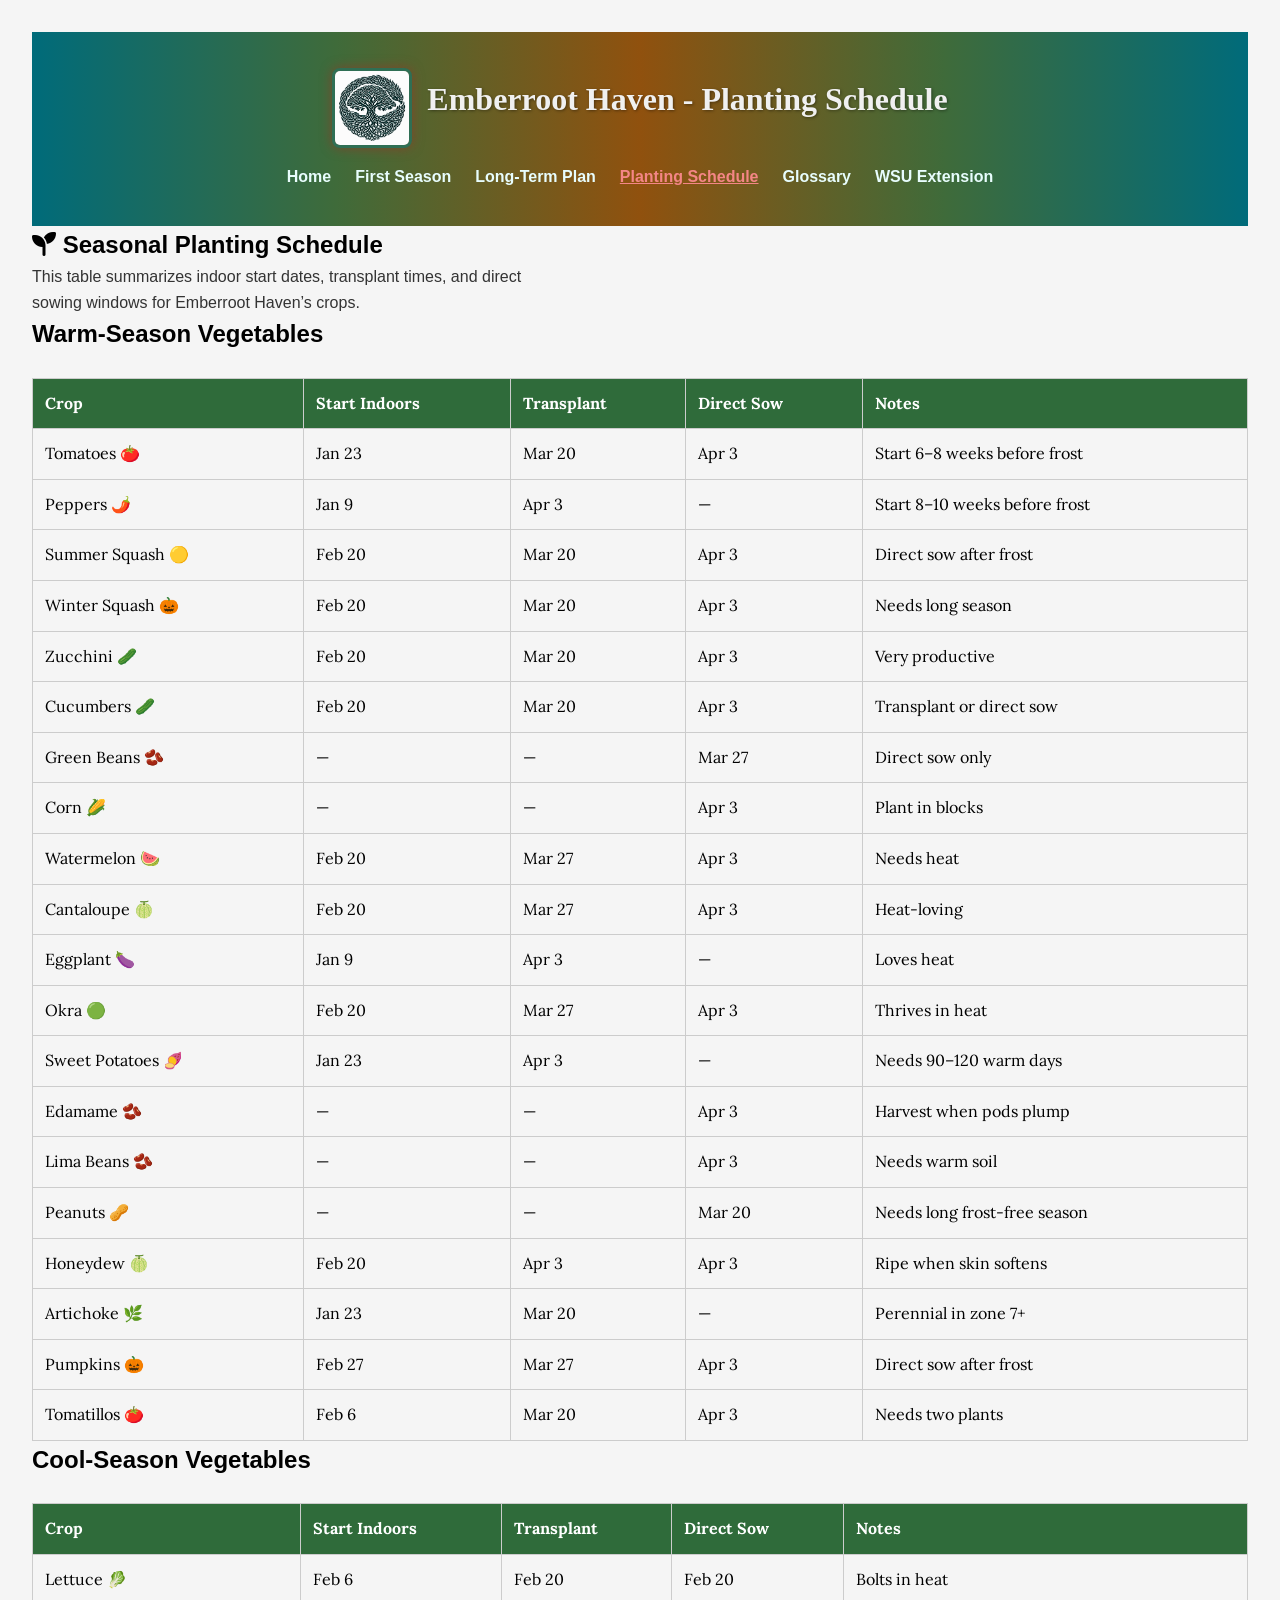
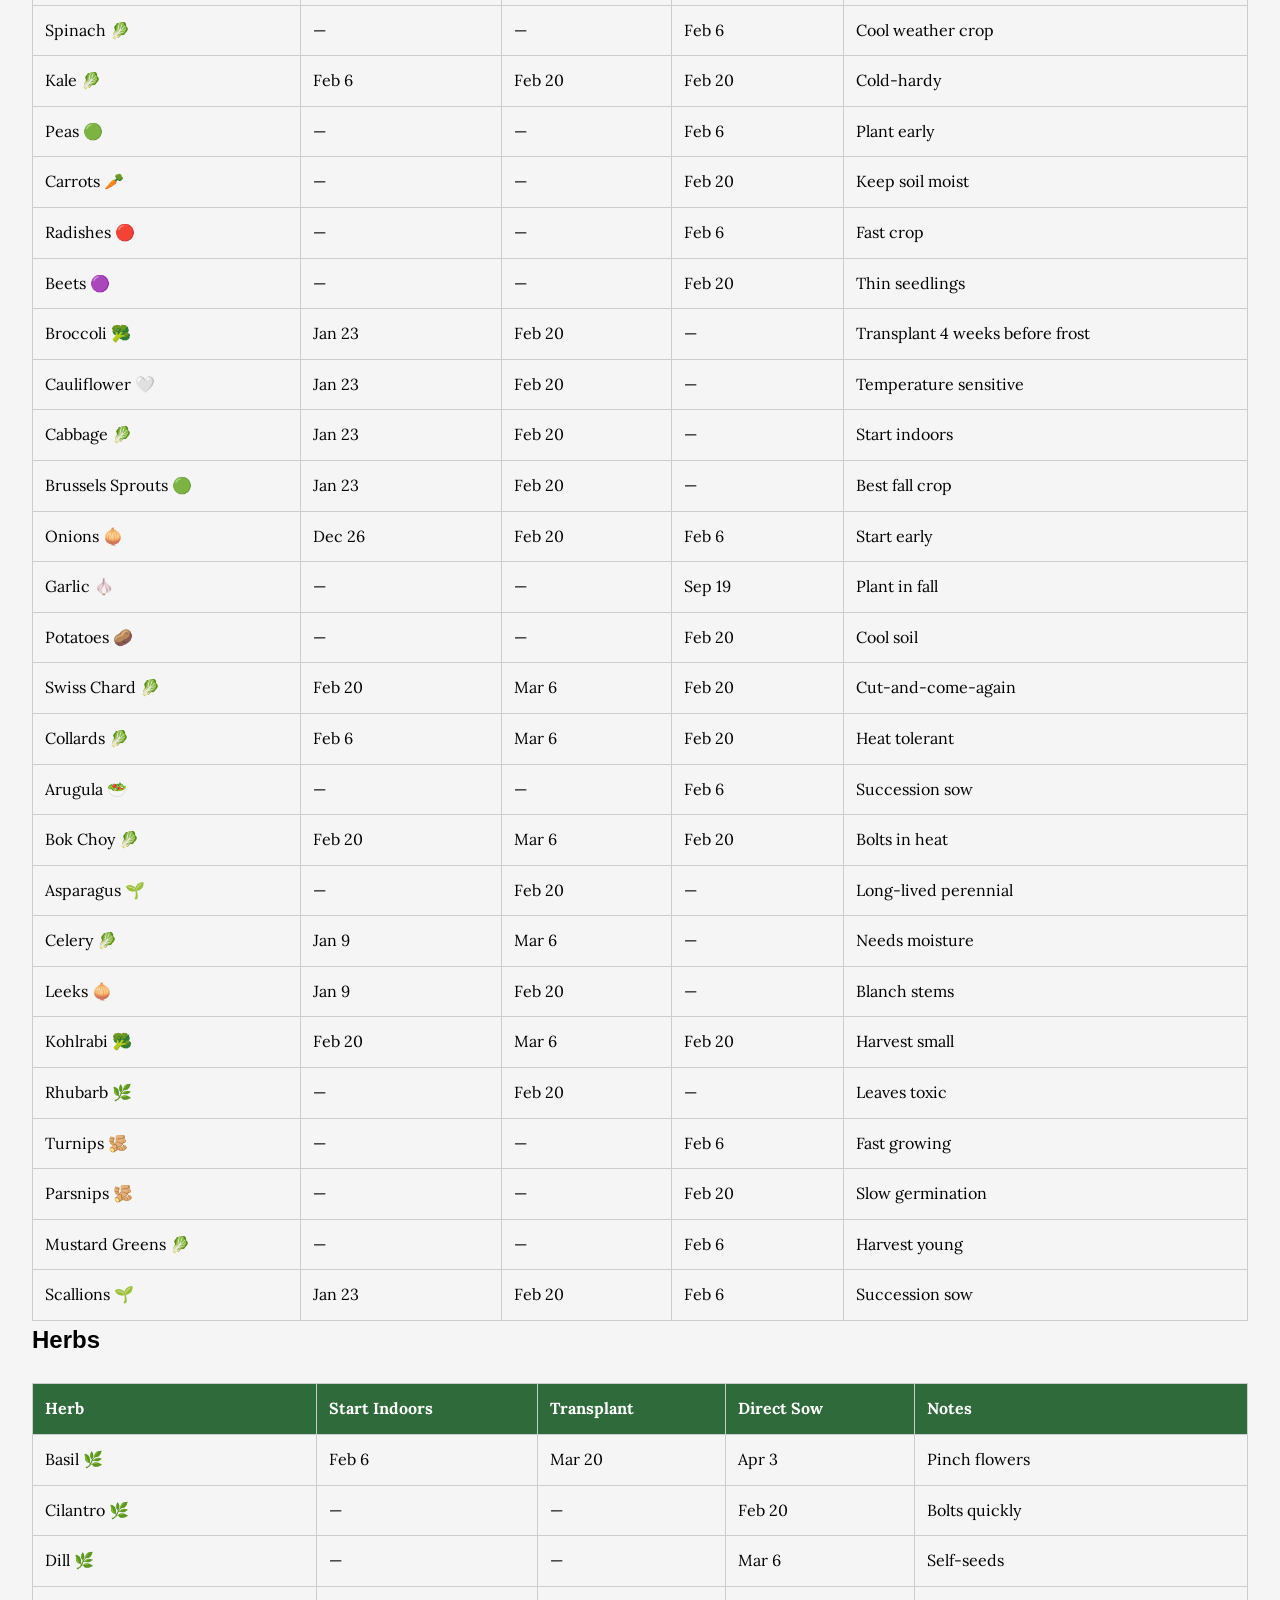
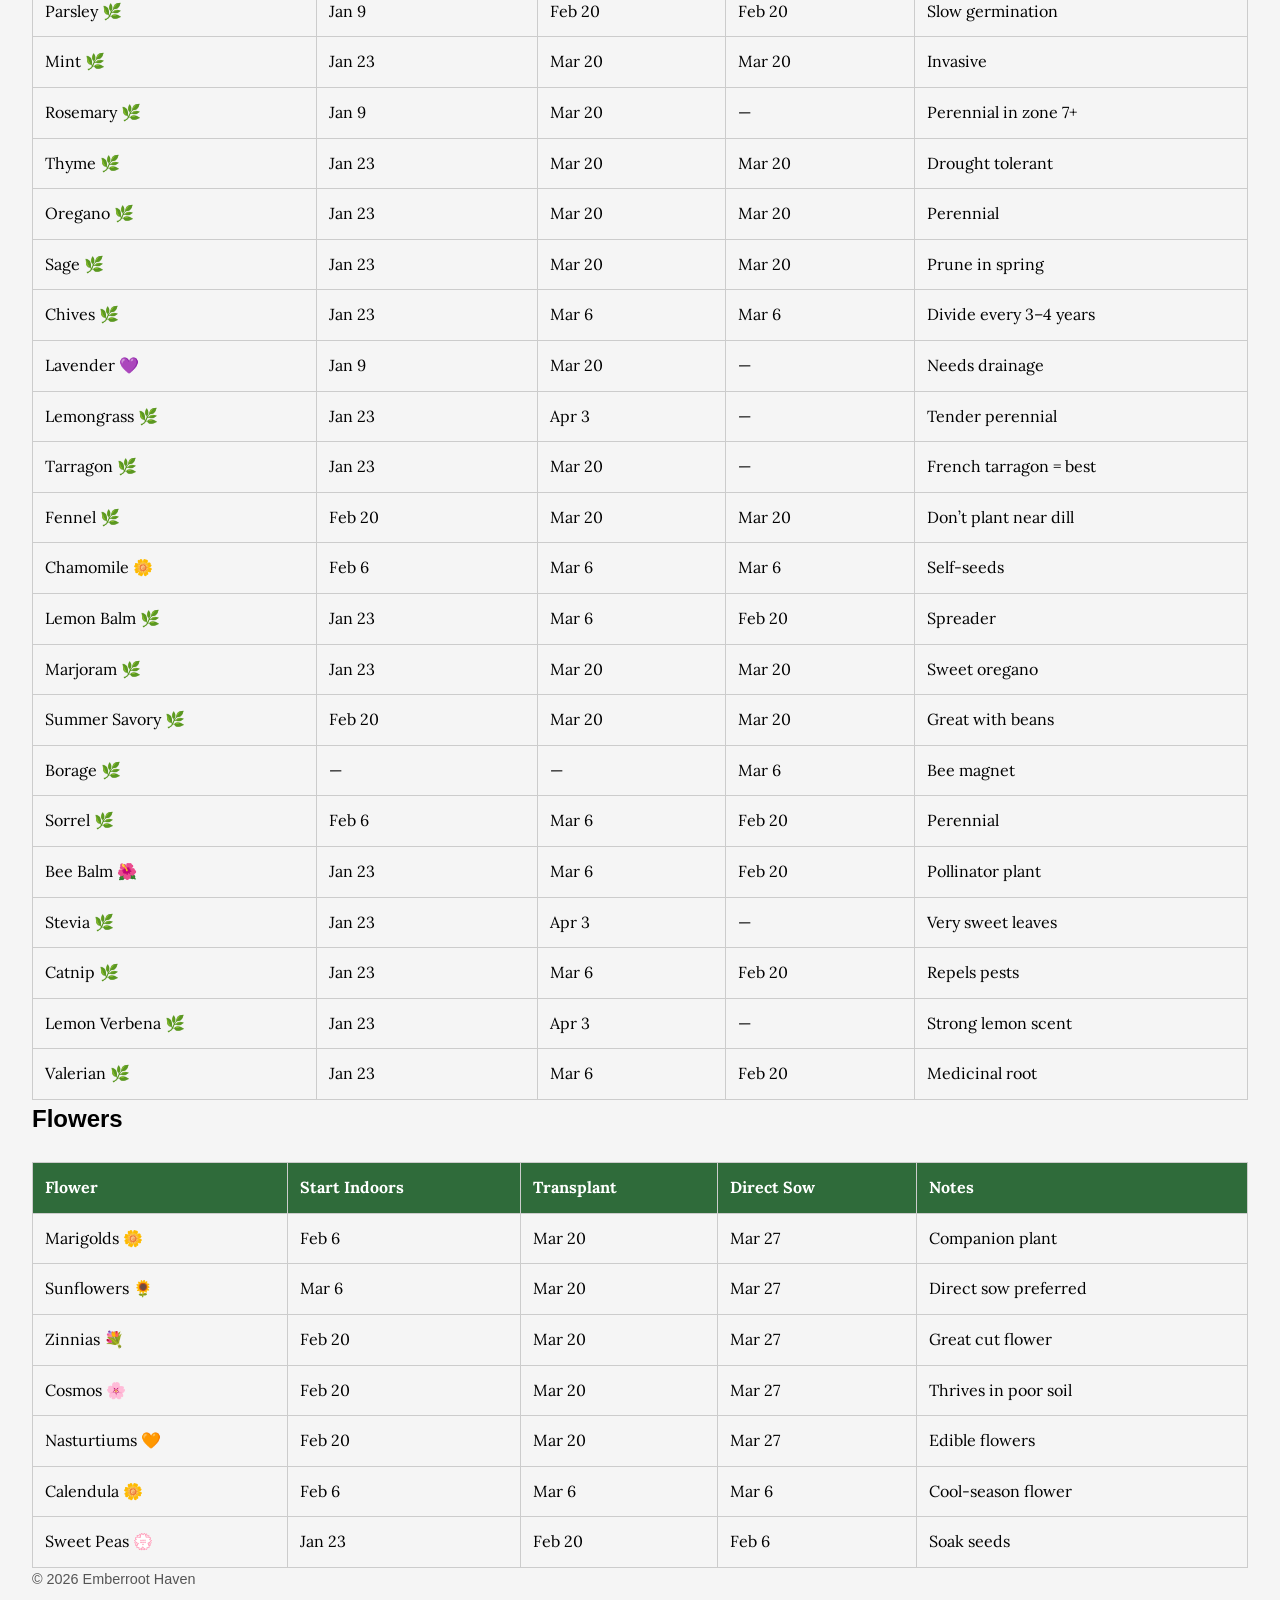
<file: Planting-Schedule.html>
<!DOCTYPE html>
<html lang="en">

<head>
  <meta charset="UTF-8">
  <title>Emberroot Haven – Planting Schedule</title>
  <meta name="description" content="Seasonal planting guide for vegetables, herbs, and flowers at Emberroot Haven.">
  <link rel="stylesheet" href="styles.css">
  <link rel="icon" type="image/png" href="favicon.png">
  <link rel="stylesheet" href="https://cdnjs.cloudflare.com/ajax/libs/font-awesome/6.5.1/css/all.min.css">
  <link href="https://fonts.googleapis.com/css2?family=Lora:wght@400;700&display=swap" rel="stylesheet">
  <meta name="viewport" content="width=device-width, initial-scale=1.0">
</head>

<body>
  <header>
    <div class="header-content">
      <img src="images/tree-of-life-logo.png" alt="Emberroot Haven Logo" class="logo">
      <h1 class="site-title">Emberroot Haven - Planting Schedule</h1>
    </div>
    <nav>
      <ul>
        <li><a href="index.html">Home</a></li>
        <li><a href="first-season.html">First Season</a></li>
        <li><a href="long-term-plan.html">Long‑Term Plan</a></li>
        <li><a href="planting-schedule.html" class="active">Planting Schedule</a></li>
        <li><a href="glossary.html">Glossary</a></li>


        <!-- External link (opens in new tab) -->
        <li><a href="https://extension.wsu.edu/" target="_blank">WSU Extension</a></li>

      </ul>
    </nav>
  </header>

  <main>
    <section id="schedule">
      <h2><i class="fa-solid fa-seedling"></i> Seasonal Planting Schedule</h2>
      <p>This table summarizes indoor start dates, transplant times, and direct sowing windows for Emberroot Haven’s
        crops.</p>
      <h2>Warm‑Season Vegetables</h2>
      <table>
        <thead>
          <tr>
            <th>Crop</th>
            <th>Start Indoors</th>
            <th>Transplant</th>
            <th>Direct Sow</th>
            <th>Notes</th>
          </tr>
        </thead>
        <tbody>
          <tr>
            <td>Tomatoes 🍅</td>
            <td>Jan 23</td>
            <td>Mar 20</td>
            <td>Apr 3</td>
            <td>Start 6–8 weeks before frost</td>
          </tr>
          <tr>
            <td>Peppers 🌶️</td>
            <td>Jan 9</td>
            <td>Apr 3</td>
            <td>—</td>
            <td>Start 8–10 weeks before frost</td>
          </tr>
          <tr>
            <td>Summer Squash 🟡</td>
            <td>Feb 20</td>
            <td>Mar 20</td>
            <td>Apr 3</td>
            <td>Direct sow after frost</td>
          </tr>
          <tr>
            <td>Winter Squash 🎃</td>
            <td>Feb 20</td>
            <td>Mar 20</td>
            <td>Apr 3</td>
            <td>Needs long season</td>
          </tr>
          <tr>
            <td>Zucchini 🥒</td>
            <td>Feb 20</td>
            <td>Mar 20</td>
            <td>Apr 3</td>
            <td>Very productive</td>
          </tr>
          <tr>
            <td>Cucumbers 🥒</td>
            <td>Feb 20</td>
            <td>Mar 20</td>
            <td>Apr 3</td>
            <td>Transplant or direct sow</td>
          </tr>
          <tr>
            <td>Green Beans 🫘</td>
            <td>—</td>
            <td>—</td>
            <td>Mar 27</td>
            <td>Direct sow only</td>
          </tr>
          <tr>
            <td>Corn 🌽</td>
            <td>—</td>
            <td>—</td>
            <td>Apr 3</td>
            <td>Plant in blocks</td>
          </tr>
          <tr>
            <td>Watermelon 🍉</td>
            <td>Feb 20</td>
            <td>Mar 27</td>
            <td>Apr 3</td>
            <td>Needs heat</td>
          </tr>
          <tr>
            <td>Cantaloupe 🍈</td>
            <td>Feb 20</td>
            <td>Mar 27</td>
            <td>Apr 3</td>
            <td>Heat‑loving</td>
          </tr>
          <tr>
            <td>Eggplant 🍆</td>
            <td>Jan 9</td>
            <td>Apr 3</td>
            <td>—</td>
            <td>Loves heat</td>
          </tr>
          <tr>
            <td>Okra 🟢</td>
            <td>Feb 20</td>
            <td>Mar 27</td>
            <td>Apr 3</td>
            <td>Thrives in heat</td>
          </tr>
          <tr>
            <td>Sweet Potatoes 🍠</td>
            <td>Jan 23</td>
            <td>Apr 3</td>
            <td>—</td>
            <td>Needs 90–120 warm days</td>
          </tr>
          <tr>
            <td>Edamame 🫘</td>
            <td>—</td>
            <td>—</td>
            <td>Apr 3</td>
            <td>Harvest when pods plump</td>
          </tr>
          <tr>
            <td>Lima Beans 🫘</td>
            <td>—</td>
            <td>—</td>
            <td>Apr 3</td>
            <td>Needs warm soil</td>
          </tr>
          <tr>
            <td>Peanuts 🥜</td>
            <td>—</td>
            <td>—</td>
            <td>Mar 20</td>
            <td>Needs long frost‑free season</td>
          </tr>
          <tr>
            <td>Honeydew 🍈</td>
            <td>Feb 20</td>
            <td>Apr 3</td>
            <td>Apr 3</td>
            <td>Ripe when skin softens</td>
          </tr>
          <tr>
            <td>Artichoke 🌿</td>
            <td>Jan 23</td>
            <td>Mar 20</td>
            <td>—</td>
            <td>Perennial in zone 7+</td>
          </tr>
          <tr>
            <td>Pumpkins 🎃</td>
            <td>Feb 27</td>
            <td>Mar 27</td>
            <td>Apr 3</td>
            <td>Direct sow after frost</td>
          </tr>
          <tr>
            <td>Tomatillos 🍅</td>
            <td>Feb 6</td>
            <td>Mar 20</td>
            <td>Apr 3</td>
            <td>Needs two plants</td>
          </tr>
        </tbody>
      </table>
      <h2>Cool‑Season Vegetables</h2>
      <table>
        <thead>
          <tr>
            <th>Crop</th>
            <th>Start Indoors</th>
            <th>Transplant</th>
            <th>Direct Sow</th>
            <th>Notes</th>
          </tr>
        </thead>
        <tbody>
          <tr>
            <td>Lettuce 🥬</td>
            <td>Feb 6</td>
            <td>Feb 20</td>
            <td>Feb 20</td>
            <td>Bolts in heat</td>
          </tr>
          <tr>
            <td>Spinach 🥬</td>
            <td>—</td>
            <td>—</td>
            <td>Feb 6</td>
            <td>Cool weather crop</td>
          </tr>
          <tr>
            <td>Kale 🥬</td>
            <td>Feb 6</td>
            <td>Feb 20</td>
            <td>Feb 20</td>
            <td>Cold‑hardy</td>
          </tr>
          <tr>
            <td>Peas 🟢</td>
            <td>—</td>
            <td>—</td>
            <td>Feb 6</td>
            <td>Plant early</td>
          </tr>
          <tr>
            <td>Carrots 🥕</td>
            <td>—</td>
            <td>—</td>
            <td>Feb 20</td>
            <td>Keep soil moist</td>
          </tr>
          <tr>
            <td>Radishes 🔴</td>
            <td>—</td>
            <td>—</td>
            <td>Feb 6</td>
            <td>Fast crop</td>
          </tr>
          <tr>
            <td>Beets 🟣</td>
            <td>—</td>
            <td>—</td>
            <td>Feb 20</td>
            <td>Thin seedlings</td>
          </tr>
          <tr>
            <td>Broccoli 🥦</td>
            <td>Jan 23</td>
            <td>Feb 20</td>
            <td>—</td>
            <td>Transplant 4 weeks before frost</td>
          </tr>
          <tr>
            <td>Cauliflower 🤍</td>
            <td>Jan 23</td>
            <td>Feb 20</td>
            <td>—</td>
            <td>Temperature sensitive</td>
          </tr>
          <tr>
            <td>Cabbage 🥬</td>
            <td>Jan 23</td>
            <td>Feb 20</td>
            <td>—</td>
            <td>Start indoors</td>
          </tr>
          <tr>
            <td>Brussels Sprouts 🟢</td>
            <td>Jan 23</td>
            <td>Feb 20</td>
            <td>—</td>
            <td>Best fall crop</td>
          </tr>
          <tr>
            <td>Onions 🧅</td>
            <td>Dec 26</td>
            <td>Feb 20</td>
            <td>Feb 6</td>
            <td>Start early</td>
          </tr>
          <tr>
            <td>Garlic 🧄</td>
            <td>—</td>
            <td>—</td>
            <td>Sep 19</td>
            <td>Plant in fall</td>
          </tr>
          <tr>
            <td>Potatoes 🥔</td>
            <td>—</td>
            <td>—</td>
            <td>Feb 20</td>
            <td>Cool soil</td>
          </tr>
          <tr>
            <td>Swiss Chard 🥬</td>
            <td>Feb 20</td>
            <td>Mar 6</td>
            <td>Feb 20</td>
            <td>Cut‑and‑come‑again</td>
          </tr>
          <tr>
            <td>Collards 🥬</td>
            <td>Feb 6</td>
            <td>Mar 6</td>
            <td>Feb 20</td>
            <td>Heat tolerant</td>
          </tr>
          <tr>
            <td>Arugula 🥗</td>
            <td>—</td>
            <td>—</td>
            <td>Feb 6</td>
            <td>Succession sow</td>
          </tr>
          <tr>
            <td>Bok Choy 🥬</td>
            <td>Feb 20</td>
            <td>Mar 6</td>
            <td>Feb 20</td>
            <td>Bolts in heat</td>
          </tr>
          <tr>
            <td>Asparagus 🌱</td>
            <td>—</td>
            <td>Feb 20</td>
            <td>—</td>
            <td>Long‑lived perennial</td>
          </tr>
          <tr>
            <td>Celery 🥬</td>
            <td>Jan 9</td>
            <td>Mar 6</td>
            <td>—</td>
            <td>Needs moisture</td>
          </tr>
          <tr>
            <td>Leeks 🧅</td>
            <td>Jan 9</td>
            <td>Feb 20</td>
            <td>—</td>
            <td>Blanch stems</td>
          </tr>
          <tr>
            <td>Kohlrabi 🥦</td>
            <td>Feb 20</td>
            <td>Mar 6</td>
            <td>Feb 20</td>
            <td>Harvest small</td>
          </tr>
          <tr>
            <td>Rhubarb 🌿</td>
            <td>—</td>
            <td>Feb 20</td>
            <td>—</td>
            <td>Leaves toxic</td>
          </tr>
          <tr>
            <td>Turnips 🫚</td>
            <td>—</td>
            <td>—</td>
            <td>Feb 6</td>
            <td>Fast growing</td>
          </tr>
          <tr>
            <td>Parsnips 🫚</td>
            <td>—</td>
            <td>—</td>
            <td>Feb 20</td>
            <td>Slow germination</td>
          </tr>
          <tr>
            <td>Mustard Greens 🥬</td>
            <td>—</td>
            <td>—</td>
            <td>Feb 6</td>
            <td>Harvest young</td>
          </tr>
          <tr>
            <td>Scallions 🌱</td>
            <td>Jan 23</td>
            <td>Feb 20</td>
            <td>Feb 6</td>
            <td>Succession sow</td>
          </tr>
        </tbody>
      </table>
      <h2>Herbs</h2>
      <table>
        <thead>
          <tr>
            <th>Herb</th>
            <th>Start Indoors</th>
            <th>Transplant</th>
            <th>Direct Sow</th>
            <th>Notes</th>
          </tr>
        </thead>
        <tbody>
          <tr>
            <td>Basil 🌿</td>
            <td>Feb 6</td>
            <td>Mar 20</td>
            <td>Apr 3</td>
            <td>Pinch flowers</td>
          </tr>
          <tr>
            <td>Cilantro 🌿</td>
            <td>—</td>
            <td>—</td>
            <td>Feb 20</td>
            <td>Bolts quickly</td>
          </tr>
          <tr>
            <td>Dill 🌿</td>
            <td>—</td>
            <td>—</td>
            <td>Mar 6</td>
            <td>Self‑seeds</td>
          </tr>
          <tr>
            <td>Parsley 🌿</td>
            <td>Jan 9</td>
            <td>Feb 20</td>
            <td>Feb 20</td>
            <td>Slow germination</td>
          </tr>
          <tr>
            <td>Mint 🌿</td>
            <td>Jan 23</td>
            <td>Mar 20</td>
            <td>Mar 20</td>
            <td>Invasive</td>
          </tr>
          <tr>
            <td>Rosemary 🌿</td>
            <td>Jan 9</td>
            <td>Mar 20</td>
            <td>—</td>
            <td>Perennial in zone 7+</td>
          </tr>
          <tr>
            <td>Thyme 🌿</td>
            <td>Jan 23</td>
            <td>Mar 20</td>
            <td>Mar 20</td>
            <td>Drought tolerant</td>
          </tr>
          <tr>
            <td>Oregano 🌿</td>
            <td>Jan 23</td>
            <td>Mar 20</td>
            <td>Mar 20</td>
            <td>Perennial</td>
          </tr>
          <tr>
            <td>Sage 🌿</td>
            <td>Jan 23</td>
            <td>Mar 20</td>
            <td>Mar 20</td>
            <td>Prune in spring</td>
          </tr>
          <tr>
            <td>Chives 🌿</td>
            <td>Jan 23</td>
            <td>Mar 6</td>
            <td>Mar 6</td>
            <td>Divide every 3–4 years</td>
          </tr>
          <tr>
            <td>Lavender 💜</td>
            <td>Jan 9</td>
            <td>Mar 20</td>
            <td>—</td>
            <td>Needs drainage</td>
          </tr>
          <tr>
            <td>Lemongrass 🌿</td>
            <td>Jan 23</td>
            <td>Apr 3</td>
            <td>—</td>
            <td>Tender perennial</td>
          </tr>
          <tr>
            <td>Tarragon 🌿</td>
            <td>Jan 23</td>
            <td>Mar 20</td>
            <td>—</td>
            <td>French tarragon = best</td>
          </tr>
          <tr>
            <td>Fennel 🌿</td>
            <td>Feb 20</td>
            <td>Mar 20</td>
            <td>Mar 20</td>
            <td>Don’t plant near dill</td>
          </tr>
          <tr>
            <td>Chamomile 🌼</td>
            <td>Feb 6</td>
            <td>Mar 6</td>
            <td>Mar 6</td>
            <td>Self‑seeds</td>
          </tr>
          <tr>
            <td>Lemon Balm 🌿</td>
            <td>Jan 23</td>
            <td>Mar 6</td>
            <td>Feb 20</td>
            <td>Spreader</td>
          </tr>
          <tr>
            <td>Marjoram 🌿</td>
            <td>Jan 23</td>
            <td>Mar 20</td>
            <td>Mar 20</td>
            <td>Sweet oregano</td>
          </tr>
          <tr>
            <td>Summer Savory 🌿</td>
            <td>Feb 20</td>
            <td>Mar 20</td>
            <td>Mar 20</td>
            <td>Great with beans</td>
          </tr>
          <tr>
            <td>Borage 🌿</td>
            <td>—</td>
            <td>—</td>
            <td>Mar 6</td>
            <td>Bee magnet</td>
          </tr>
          <tr>
            <td>Sorrel 🌿</td>
            <td>Feb 6</td>
            <td>Mar 6</td>
            <td>Feb 20</td>
            <td>Perennial</td>
          </tr>
          <tr>
            <td>Bee Balm 🌺</td>
            <td>Jan 23</td>
            <td>Mar 6</td>
            <td>Feb 20</td>
            <td>Pollinator plant</td>
          </tr>
          <tr>
            <td>Stevia 🌿</td>
            <td>Jan 23</td>
            <td>Apr 3</td>
            <td>—</td>
            <td>Very sweet leaves</td>
          </tr>
          <tr>
            <td>Catnip 🌿</td>
            <td>Jan 23</td>
            <td>Mar 6</td>
            <td>Feb 20</td>
            <td>Repels pests</td>
          </tr>
          <tr>
            <td>Lemon Verbena 🌿</td>
            <td>Jan 23</td>
            <td>Apr 3</td>
            <td>—</td>
            <td>Strong lemon scent</td>
          </tr>
          <tr>
            <td>Valerian 🌿</td>
            <td>Jan 23</td>
            <td>Mar 6</td>
            <td>Feb 20</td>
            <td>Medicinal root</td>
          </tr>
        </tbody>
      </table>
      <h2>Flowers</h2>
      <table>
        <thead>
          <tr>
            <th>Flower</th>
            <th>Start Indoors</th>
            <th>Transplant</th>
            <th>Direct Sow</th>
            <th>Notes</th>
          </tr>
        </thead>
        <tbody>
          <tr>
            <td>Marigolds 🌼</td>
            <td>Feb 6</td>
            <td>Mar 20</td>
            <td>Mar 27</td>
            <td>Companion plant</td>
          </tr>
          <tr>
            <td>Sunflowers 🌻</td>
            <td>Mar 6</td>
            <td>Mar 20</td>
            <td>Mar 27</td>
            <td>Direct sow preferred</td>
          </tr>
          <tr>
            <td>Zinnias 💐</td>
            <td>Feb 20</td>
            <td>Mar 20</td>
            <td>Mar 27</td>
            <td>Great cut flower</td>
          </tr>
          <tr>
            <td>Cosmos 🌸</td>
            <td>Feb 20</td>
            <td>Mar 20</td>
            <td>Mar 27</td>
            <td>Thrives in poor soil</td>
          </tr>
          <tr>
            <td>Nasturtiums 🧡</td>
            <td>Feb 20</td>
            <td>Mar 20</td>
            <td>Mar 27</td>
            <td>Edible flowers</td>
          </tr>
          <tr>
            <td>Calendula 🌼</td>
            <td>Feb 6</td>
            <td>Mar 6</td>
            <td>Mar 6</td>
            <td>Cool‑season flower</td>
          </tr>
          <tr>
            <td>Sweet Peas 💮</td>
            <td>Jan 23</td>
            <td>Feb 20</td>
            <td>Feb 6</td>
            <td>Soak seeds</td>
          </tr>
        </tbody>
      </table>
    </section>
  </main>

  <footer>
    <p>&copy; 2026 Emberroot Haven</p>
  </footer>
</body>

</html>
</file>
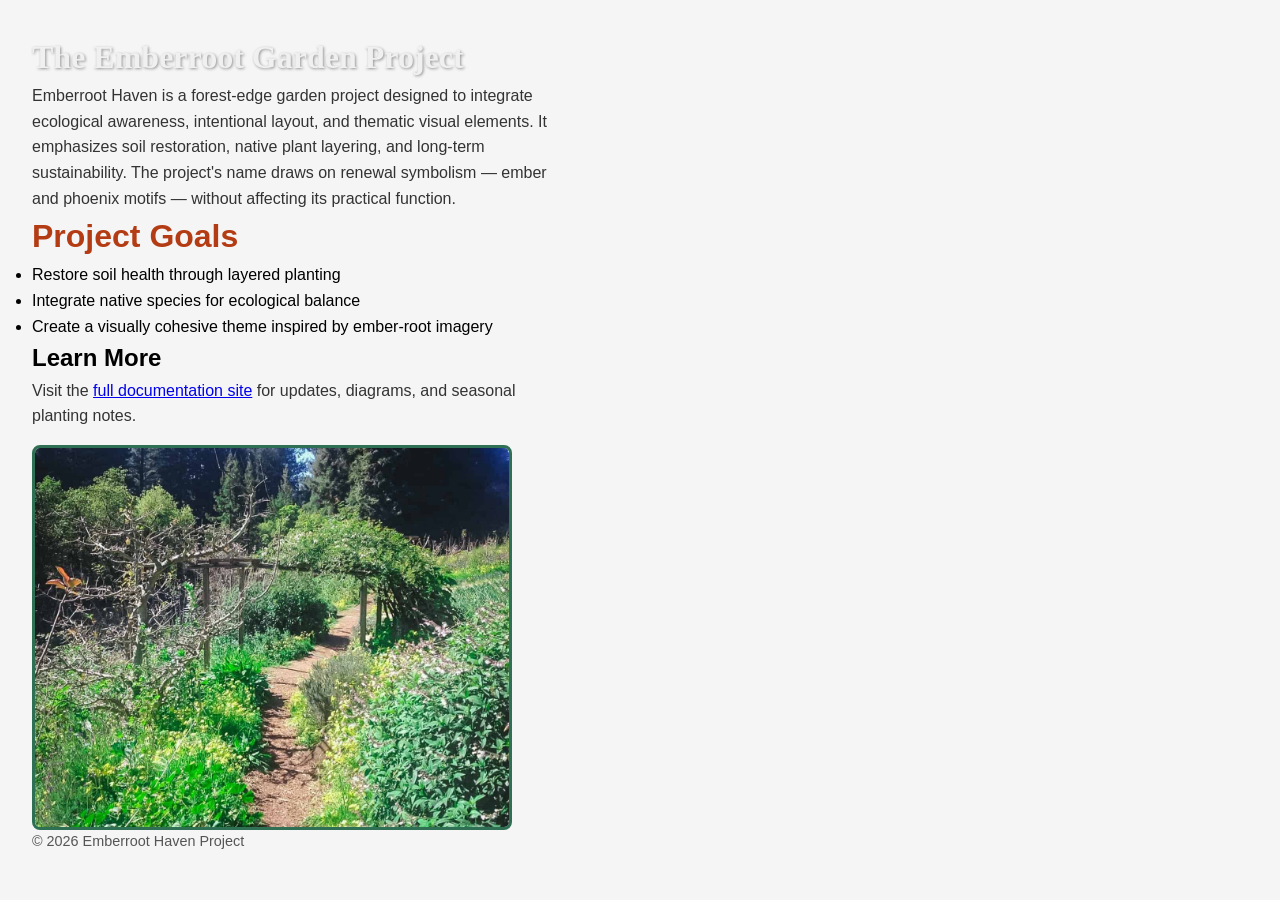
<file: Practice.html>
<!DOCTYPE html>
<!--This document displays the home page for the website.-->
<html lang="en">

<head>
    <meta charset="UTF-8">
    <meta name="viewport" content="width=device-width, initial-scale=1.0">
    <title>Document</title>
    <link rel="stylesheet" href="styles.css">
    <link rel="icon" type="image/x-icon" href="favicon.ico">
    <meta name="viewport" content="width=device-width, initial-scale=1.0">
</head>

<body>
    <main>
        <h1 class="site-title">The Emberroot Garden Project</h1>
        <p>Emberroot Haven is a forest-edge garden project designed to integrate ecological awareness,
            intentional layout, and thematic visual elements. It emphasizes soil restoration, native
            plant layering, and long-term sustainability. The project&apos;s name draws on renewal
            symbolism &mdash; ember and phoenix motifs &mdash; without affecting its practical function.
        </p>
        <!--The project goals are inserted here to demo using ul and li elements.-->
        <h2 class="highlight">Project Goals</h2>
        <ul>
            <li>Restore soil health through layered planting</li>
            <li>Integrate native species for ecological balance</li>
            <li>Create a visually cohesive theme inspired by ember-root imagery</li>
        </ul>
        <h2>Learn More</h2>
        <p>
            Visit the <a href="https://www.example.com">full documentation site</a> for updates,
            diagrams, and seasonal planting notes.
        </p>

        <img src="images/emberroot-garden.jpg" alt="Illustration of the Emberroot Garden layout">
        <div class=""></div>
    </main>
    <footer>
        <p>&copy; 2026 Emberroot Haven Project</p>
    </footer>
</body>

</html>
</file>
<file: styles.css>
/* CSS Reset*/
* {
  margin: 0;
  padding: 0;
  box-sizing: border-box;
}

/* Global Page Styling */
body {
  font-family: Arial, sans-serif;
  /* font property #1 */
  line-height: 1.6;
  /* relative unit */
  background-color: #f5f5f5;
  /* hex color */
  margin: 2rem;
  /* relative unit */
}

/* Highlight class for emphasis */
.highlight {
  color: rgb(180, 60, 20);
  /* RGB color */
  font-weight: bold;
  /* font property #2 */
}

/* Paragraph styling inside main content */
main p {
  max-width: 60ch;
  /* relative unit */
  color: #333333;
  /* hex color */
}

/* 4. Combination selector (type + class) */
h2.highlight {
  font-size: 2rem;
  /* relative unit */
}

/* === NAVIGATION MENU === */
/* Ensures nav is horizontal by default */
nav ul {
  list-style: none;
  padding: 0;
  margin: 1rem 0;
  display: flex;
  justify-content: center;
  gap: 1.5rem;
  /* Spacing between links */
}

nav a {
  color: #e8fdfd;
  /* Pale turquoise */
  text-decoration: none;
  font-weight: bold;
}

nav a:hover {
  color: rgb(244, 134, 134);
  /* Soft Ember Glow */
  text-decoration: underline;
}

nav a.active {
  color: #f48686;
  text-decoration: underline;
}

/* Scalable Images */
img {
  width: 100%;
  /* relative unit */
  height: auto;
  /* Maintain proportions */
  max-width: 30rem;
  /* relative unit */
  border-radius: 0.5rem;
  /* relative unit */
  display: block;
  margin-top: 1rem;
  border: 3px solid #2f6f54;
  /* green border */
}

/* FOOTER */
footer p {
  font-size: 0.9rem;
  /* relative unit */
  color: #555555;
  /* hex color */
}

/* TWO-COLUMN FLUID LAYOUT */
/* Replaces fixed grid with flexible layout */
.two-column {
  display: flex;
  flex-wrap: wrap;
  /* Allows stacking on small screens */
  gap: 2rem;
}

/* Sections and asides flex naturally */
.two-column section,
.two-column aside {
  flex: 1 1 300px;
  /* Grow, shrink, min width */
}

/* === HEADER GRADIENT BAND === */
header {
  background: linear-gradient(to right,
      #006b7a,
      /* dark turquoise */
      #3f6b3a,
      /* green */
      #90510e,
      /* brown */
      #3f6b3a,
      /* green */
      #006b7a
      /* dark turquoise */
    );
  padding: 20px 10px;
  color: #f0f0f0;
  text-align: center;
}


/* Flex layout for logo + title */
.header-content {
  display: flex;
  align-items: center;
  justify-content: center;
  gap: 15px;
}

/* Logo styling with subtle ember glow */
.logo {
  width: 80px;
  height: auto;
  flex-shrink: 0;
  filter: drop-shadow(0 0 6px rgba(178, 34, 34, 0.5));
  /* ember red glow */
}

/* Title styling */
.site-title {
  font-family: "Georgia", serif;
  font-size: 2rem;
  margin: 0;
  color: #f0f0f0;
  text-shadow: 1px 1px 3px rgba(0, 0, 0, 0.4);
}

/* === GLOSSARY PAGE LAYOUT === */

.glossary-layout {
  display: grid;
  grid-template-columns: 220px 1fr;
  gap: 2rem;
  padding: 1rem 2rem;
}

@media (max-width: 768px) {
  .glossary-layout {
    grid-template-columns: 1fr;
  }
}

/* Hide radio inputs but keep them as siblings of .glossary */
.glossary-layout>input[type="radio"] {
  position: absolute;
  opacity: 0;
  pointer-events: none;
}

/* === SIDEBAR === */

.glossary-sidebar {
  border-right: 3px solid #3f6b3a;
  padding-right: 1rem;
}

.glossary-sidebar h3 {
  font-size: 1.2rem;
  margin-bottom: 1rem;
  color: #2f6f54;
}

.glossary-sidebar label {
  display: block;
  padding: 0.4rem 0;
  cursor: pointer;
  font-weight: bold;
  color: #333;
}

.glossary-sidebar label:hover {
  color: #006b7a;
}

/* === GLOSSARY GRID === */

.glossary {
  display: grid;
  grid-template-columns: repeat(auto-fit, minmax(260px, 1fr));
  gap: 2rem;
}

.term img {
  max-width: 100%;
  height: auto;
  border-radius: 8px;
  border: 3px solid #2f6f54;
}

figure {
  margin: 0;
  text-align: center;
}

figcaption {
  font-size: 0.9rem;
  color: #555;
  margin-top: 0.5rem;
}

/* === CATEGORY FILTERING === */

/* Default: show all */
#filter-all:checked~.glossary .term {
  display: block;
}

/* Structures only */
#filter-structures:checked~.glossary .term {
  display: none;
}

#filter-structures:checked~.glossary .term.structure {
  display: block;
}

/* Concepts only */
#filter-concepts:checked~.glossary .term {
  display: none;
}

#filter-concepts:checked~.glossary .term.concept {
  display: block;
}

/* === RESPONSIVE BREAKPOINTS === */

/* ================================
    Glossary Breakpoint 1: Tablets
    Sidebar narrows, grid adjusts
   ================================ */
@media (max-width: 900px) {
  .glossary-layout {
    gap: 20px;
  }

  .glossary-sidebar {
    width: 220px;
  }

  .glossary {
    grid-template-columns: repeat(auto-fit, minmax(220px, 1fr));
  }
}

/* ==========================================
    Glossary Breakpoint 2: Small screens
    Sidebar stacks above grid
   ========================================== */
@media (max-width: 700px) {
  .glossary-layout {
    flex-direction: column;
    /* Switch from grid to stacked flex */
  }

  .glossary-sidebar {
    width: 100%;
    margin-bottom: 20px;
    text-align: center;
    border-right: none;
    border-bottom: 3px solid #3f6b3a;
    padding-bottom: 1rem;
  }

  .glossary {
    grid-template-columns: repeat(auto-fit, minmax(180px, 1fr));
  }
}

/* ==========================================
    Glossary Breakpoint 3: Extra-small screens
    Single column, images scale down
   ========================================== */
@media (max-width: 480px) {
  .glossary {
    grid-template-columns: 1fr;
  }

  .glossary img {
    width: 100%;
    height: auto;
  }

  .term {
    padding: 10px;
  }

  .glossary-sidebar h3 {
    font-size: 1.1rem;
  }
}

/*  Tablet Layout Fix (max-width: 900:px)  */
/*  Converts nav to vertical for better spacing  */
@media (max-width: 900px) {
  nav ul {
    flex-direction: column;
    gap: 0.5rem;
  }
}

/*  Mobile Layout Fix (max-width: 600px)  */
/*  Stacks columns and adjusts header layout  */
@media (max-width: 600px) {
  .two-column {
    flex-direction: column;
    /* Single column on phones */
  }

  .header-content {
    flex-direction: column;
    gap: 8px;
  }

  .logo {
    width: 50px;
  }

  .site-title {
    font-size: 1.4rem;
    text-align: center;
  }
}

/* ============================
   TABLE STYLES – Planting Schedule Page
   Added for Assignment: Extra Credit Table Requirement
   ============================ */

table {
  width: 100%;
  border-collapse: collapse;
  margin-top: 1.5em;
  font-family: "Lora", serif;
}

th,
td {
  border: 1px solid #ccc;
  padding: 0.75em;
  text-align: left;
}

th {
  background-color: #2f6b3a;
  /* matches your site’s green */
  color: #fff;
}

tr:nth-child(even) {
  background-color: #f5f5f5;
}

caption {
  font-weight: bold;
  margin-bottom: 0.5em;
}
</file>
